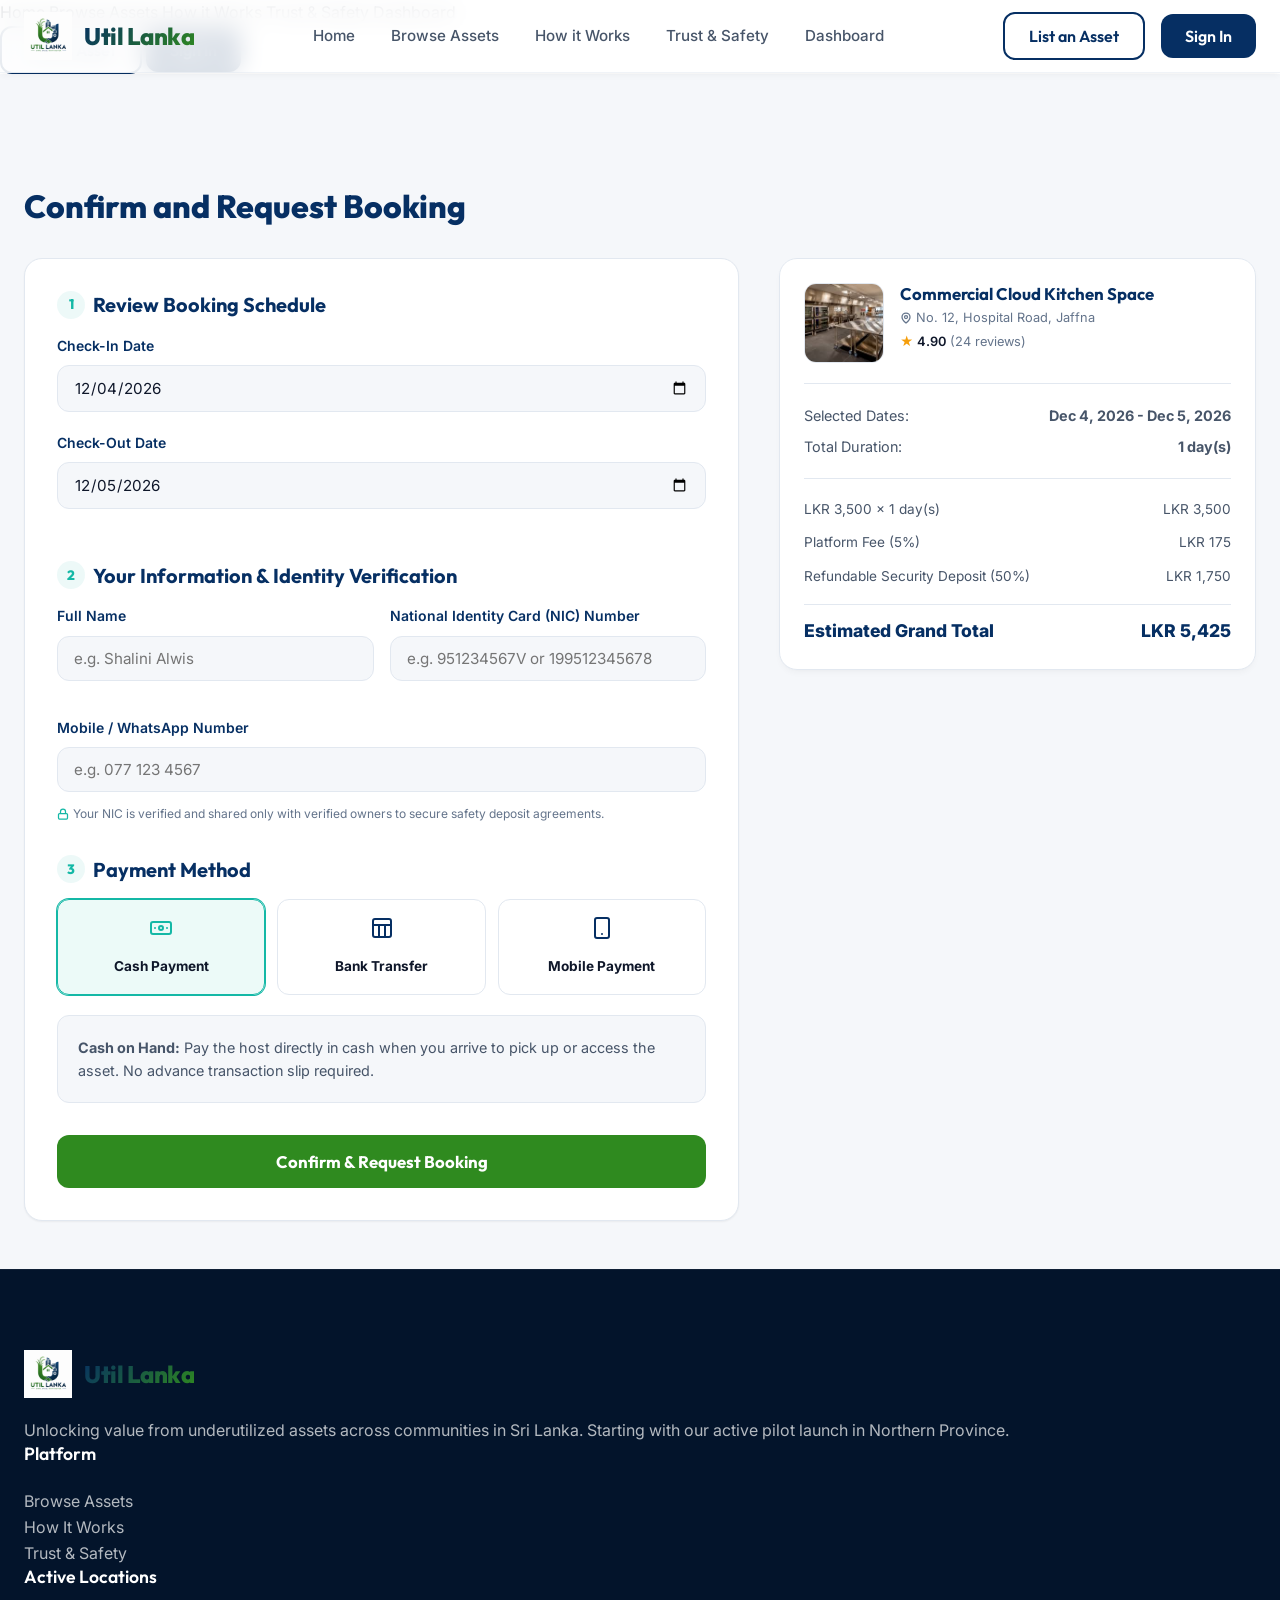
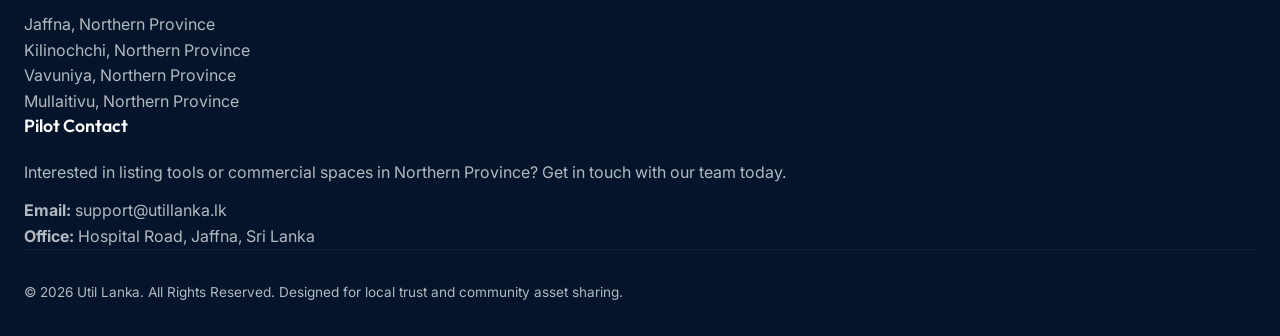
<file: checkout.html>
<!DOCTYPE html>
<html lang="en">
<head>
  <meta charset="UTF-8">
  <meta name="viewport" content="width=device-width, initial-scale=1.0">
  <title>Confirm Your Booking | Util Lanka</title>
  <link rel="stylesheet" href="styles.css">
  <style>
    /* Checkout Page Styles */
    .checkout-page-wrapper {
      padding: 7rem 0 3rem 0;
      background-color: var(--bg-light);
      min-height: 100vh;
    }

    .checkout-title {
      font-size: 2rem;
      font-weight: 800;
      color: var(--primary-dark);
      margin-bottom: 2rem;
    }

    /* Column layout split */
    .checkout-split-layout {
      display: grid;
      grid-template-columns: 1.5fr 1fr;
      gap: 2.5rem;
      align-items: flex-start;
    }

    /* Checkout Left Panel Form Card */
    .checkout-form-card {
      background-color: var(--bg-white);
      border: 1px solid var(--border-light);
      border-radius: var(--radius-lg);
      padding: 2rem;
      box-shadow: var(--shadow-sm);
      display: flex;
      flex-direction: column;
      gap: 2rem;
    }

    .checkout-section-title {
      font-size: 1.25rem;
      font-weight: 700;
      color: var(--primary-dark);
      margin-bottom: 1rem;
      display: flex;
      align-items: center;
      gap: 0.5rem;
    }

    .checkout-section-title span.number {
      background-color: var(--accent-teal-light);
      color: var(--accent-teal);
      width: 1.75rem;
      height: 1.75rem;
      border-radius: var(--radius-full);
      display: flex;
      align-items: center;
      justify-content: center;
      font-size: 0.85rem;
      font-weight: 800;
    }

    /* Payment Tabs Selection */
    .payment-options-grid {
      display: grid;
      grid-template-columns: repeat(3, 1fr);
      gap: 0.75rem;
      margin-bottom: 1.25rem;
    }

    .payment-card {
      border: 1.5px solid var(--border-light);
      border-radius: var(--radius-md);
      padding: 1rem;
      text-align: center;
      cursor: pointer;
      transition: var(--transition-fast);
      display: flex;
      flex-direction: column;
      align-items: center;
      gap: 0.5rem;
      background-color: var(--bg-white);
    }

    .payment-card:hover {
      border-color: var(--primary-dark);
      background-color: var(--bg-light);
    }

    .payment-card.active {
      border-color: var(--accent-teal);
      background-color: var(--accent-teal-light);
      box-shadow: 0 0 0 1px var(--accent-teal);
    }

    .payment-card-icon {
      color: var(--primary-dark);
    }

    .payment-card.active .payment-card-icon {
      color: var(--accent-teal);
    }

    .payment-card-title {
      font-size: 0.85rem;
      font-weight: 700;
      color: var(--text-main);
    }

    .payment-info-container {
      background-color: var(--bg-light);
      border: 1px solid var(--border-light);
      border-radius: var(--radius-md);
      padding: 1.25rem;
      font-size: 0.9rem;
      color: var(--text-muted);
    }

    .payment-info-block {
      line-height: 1.6;
    }

    /* Right column sticky summary card */
    .checkout-summary-card {
      background-color: var(--bg-white);
      border: 1px solid var(--border-light);
      border-radius: var(--radius-lg);
      padding: 1.5rem;
      box-shadow: var(--shadow-md);
      position: sticky;
      top: 100px;
    }

    .summary-asset-row {
      display: flex;
      gap: 1rem;
      border-bottom: 1px solid var(--border-light);
      padding-bottom: 1.25rem;
      margin-bottom: 1.25rem;
    }

    .summary-asset-img {
      width: 80px;
      height: 80px;
      border-radius: var(--radius-md);
      object-fit: cover;
      border: 1px solid var(--border-light);
    }

    .summary-asset-details h4 {
      font-size: 1.05rem;
      font-weight: 700;
      color: var(--primary-dark);
      margin-bottom: 0.25rem;
    }

    .summary-asset-address {
      font-size: 0.8rem;
      color: var(--text-light);
      display: flex;
      align-items: center;
      gap: 0.25rem;
      margin-bottom: 0.25rem;
    }

    .summary-asset-rating {
      font-size: 0.8rem;
      font-weight: 600;
      color: var(--text-main);
      display: flex;
      align-items: center;
      gap: 0.25rem;
    }

    .summary-details-section {
      border-bottom: 1px solid var(--border-light);
      padding-bottom: 1.25rem;
      margin-bottom: 1.25rem;
      font-size: 0.9rem;
      color: var(--text-muted);
      display: flex;
      flex-direction: column;
      gap: 0.5rem;
    }

    .summary-details-row {
      display: flex;
      justify-content: space-between;
    }

    .checkout-totals-section {
      display: flex;
      flex-direction: column;
      gap: 0.75rem;
      font-size: 0.85rem;
      color: var(--text-muted);
    }

    .checkout-totals-row {
      display: flex;
      justify-content: space-between;
      align-items: center;
    }

    .checkout-totals-row.grand-total {
      font-size: 1.1rem;
      font-weight: 800;
      color: var(--primary-dark);
      border-top: 1px solid var(--border-light);
      padding-top: 0.75rem;
      margin-top: 0.25rem;
    }

    /* Success confirmation section overlay */
    .success-container {
      max-width: 650px;
      margin: 0 auto;
      background-color: var(--bg-white);
      border: 1px solid var(--border-light);
      border-radius: var(--radius-lg);
      padding: 3rem 2.5rem;
      box-shadow: var(--shadow-lg);
      text-align: center;
    }

    .success-icon-box {
      width: 5rem;
      height: 5rem;
      border-radius: var(--radius-full);
      background-color: rgba(47, 138, 31, 0.1);
      color: var(--primary-green);
      display: flex;
      align-items: center;
      justify-content: center;
      margin: 0 auto 1.5rem auto;
      box-shadow: var(--shadow-sm);
    }

    .success-heading {
      font-size: 1.75rem;
      font-weight: 800;
      color: var(--primary-dark);
      margin-bottom: 0.5rem;
    }

    .success-subtext {
      color: var(--text-muted);
      font-size: 1rem;
      margin-bottom: 2rem;
      line-height: 1.6;
    }

    .success-reference-badge {
      background-color: var(--bg-light);
      border: 1px solid var(--border-light);
      padding: 0.9rem 1.5rem;
      border-radius: var(--radius-md);
      font-family: monospace;
      font-size: 1.15rem;
      color: var(--primary-dark);
      margin-bottom: 2.5rem;
      display: inline-block;
    }

    .success-card-block {
      border: 1px solid var(--border-light);
      border-radius: var(--radius-md);
      padding: 1.25rem;
      text-align: left;
      margin-bottom: 2rem;
      background-color: var(--bg-light);
    }

    .success-card-block h4 {
      font-size: 1.05rem;
      color: var(--primary-dark);
      margin-bottom: 0.75rem;
      border-bottom: 1px solid var(--border-light);
      padding-bottom: 0.5rem;
    }

    .host-contact-row {
      display: grid;
      grid-template-columns: auto 1fr;
      gap: 1rem;
      align-items: center;
      margin-top: 0.75rem;
    }

    .host-contact-avatar {
      width: 3rem;
      height: 3rem;
      border-radius: var(--radius-full);
      background-color: var(--primary-dark);
      color: white;
      display: flex;
      align-items: center;
      justify-content: center;
      font-size: 1.25rem;
      font-weight: 700;
    }

    /* Response Modals */
    .modal-overlay {
      position: fixed;
      top: 0;
      left: 0;
      width: 100%;
      height: 100%;
      background-color: rgba(6, 47, 99, 0.4);
      backdrop-filter: blur(4px);
      z-index: 1000;
      display: flex;
      align-items: center;
      justify-content: center;
      opacity: 0;
      pointer-events: none;
      transition: opacity var(--transition-normal);
    }

    .modal-overlay.active {
      opacity: 1;
      pointer-events: auto;
    }

    .modal-card {
      background-color: var(--bg-white);
      border-radius: var(--radius-lg);
      width: 100%;
      max-width: 500px;
      box-shadow: var(--shadow-xl);
      overflow: hidden;
      transform: translateY(20px);
      transition: transform var(--transition-normal);
    }

    .modal-overlay.active .modal-card {
      transform: translateY(0);
    }

    .modal-header {
      padding: 1.25rem 1.5rem;
      background-color: var(--bg-light);
      border-bottom: 1px solid var(--border-light);
      display: flex;
      justify-content: space-between;
      align-items: center;
    }

    .modal-header h3 {
      font-size: 1.15rem;
      color: var(--primary-dark);
    }

    .modal-close {
      font-size: 1.5rem;
      font-weight: 700;
      color: var(--text-light);
      cursor: pointer;
      line-height: 1;
      transition: var(--transition-fast);
    }

    .modal-close:hover {
      color: var(--primary-dark);
    }

    .modal-body {
      padding: 1.5rem;
    }

    .modal-footer {
      padding: 1rem 1.5rem;
      background-color: var(--bg-light);
      border-top: 1px solid var(--border-light);
      display: flex;
      justify-content: flex-end;
      gap: 0.75rem;
    }

    /* Responsive */
    @media (max-width: 992px) {
      .checkout-split-layout {
        grid-template-columns: 1fr;
      }
      .checkout-summary-card {
        position: static;
      }
    }
  </style>
</head>
<body>

  <!-- HEADER / NAVBAR -->
  <header class="header scrolled">
    <div class="container">
      <nav class="navbar" aria-label="Main Navigation">
        <a href="index.html" class="logo-container">
          <img src="assets/logo.png" class="logo-img" alt="Util Lanka Logo">
          <span class="logo-text">Util Lanka</span>
        </a>
        
        <ul class="nav-menu">
          <li><a href="index.html" class="nav-link">Home</a></li>
          <li><a href="marketplace.html" class="nav-link">Browse Assets</a></li>
          <li><a href="index.html#how-it-works-section" class="nav-link">How it Works</a></li>
          <li><a href="index.html#trust-section" class="nav-link">Trust & Safety</a></li>
          <li><a href="dashboard.html" class="nav-link">Dashboard</a></li>
        </ul>
        
        <div class="nav-actions">
          <button class="btn btn-outline list-asset-trigger">List an Asset</button>
          <button class="btn btn-primary list-asset-trigger" style="background-color: var(--primary-dark);">Sign In</button>
        </div>

        <button class="menu-toggle" id="menu-toggle-btn" aria-label="Open Navigation Menu">
          <svg xmlns="http://www.w3.org/2000/svg" width="24" height="24" viewBox="0 0 24 24" fill="none" stroke="currentColor" stroke-width="2.5" stroke-linecap="round" stroke-linejoin="round">
            <line x1="3" y1="12" x2="21" y2="12"></line>
            <line x1="3" y1="6" x2="21" y2="6"></line>
            <line x1="3" y1="18" x2="21" y2="18"></line>
          </svg>
        </button>
      </nav>
    </div>
  </header>

  <!-- MOBILE MENU DRAWER -->
  <div class="mobile-menu-drawer" id="mobile-menu">
    <nav class="mobile-nav-links" aria-label="Mobile Navigation">
      <a href="index.html" class="mobile-nav-link">Home</a>
      <a href="marketplace.html" class="mobile-nav-link">Browse Assets</a>
      <a href="index.html#how-it-works-section" class="mobile-nav-link">How it Works</a>
      <a href="index.html#trust-section" class="mobile-nav-link">Trust & Safety</a>
      <a href="dashboard.html" class="mobile-nav-link">Dashboard</a>
    </nav>
    <div class="mobile-nav-actions">
      <button class="btn btn-outline mobile-btn list-asset-trigger">List an Asset</button>
      <button class="btn btn-primary mobile-btn list-asset-trigger" style="background-color: var(--primary-dark);">Sign In</button>
    </div>
  </div>

  <!-- CHECKOUT PAGE BODY CONTENT -->
  <main class="checkout-page-wrapper">
    <div class="container">
      
      <!-- Checkout Interactive Section -->
      <div id="main-checkout-section">
        <h1 class="checkout-title">Confirm and Request Booking</h1>

        <div class="checkout-split-layout">
          
          <!-- Left Forms Panel -->
          <div class="checkout-form-panel">
            <form id="checkout-booking-form" class="checkout-form-card">
              
              <!-- Step 1: Review Dates -->
              <div>
                <h3 class="checkout-section-title">
                  <span class="number">1</span>
                  Review Booking Schedule
                </h3>
                
                <!-- Daily Schedule Inputs -->
                <div id="checkout-daily-schedule" class="booking-date-grid">
                  <div class="form-group">
                    <label for="checkout-start-date">Check-In Date</label>
                    <input type="date" id="checkout-start-date" class="form-control">
                  </div>
                  <div class="form-group">
                    <label for="checkout-end-date">Check-Out Date</label>
                    <input type="date" id="checkout-end-date" class="form-control">
                  </div>
                </div>

                <!-- Hourly Schedule Inputs -->
                <div id="checkout-hourly-schedule" style="display: none;">
                  <div style="display: grid; grid-template-columns: 1fr 1fr; gap: 0.75rem; margin-bottom: 0.75rem;">
                    <div class="form-group">
                      <label for="checkout-rent-date">Rent Date</label>
                      <input type="date" id="checkout-rent-date" class="form-control">
                    </div>
                    <div class="form-group">
                      <label for="checkout-rent-time">Start Time</label>
                      <input type="time" id="checkout-rent-time" class="form-control">
                    </div>
                  </div>
                  <div class="form-group">
                    <label for="checkout-rent-hours">Duration (Hours)</label>
                    <input type="number" id="checkout-rent-hours" class="form-control" min="1" max="24">
                  </div>
                </div>
              </div>

              <!-- Step 2: Contact Information & Identity Verification -->
              <div>
                <h3 class="checkout-section-title">
                  <span class="number">2</span>
                  Your Information & Identity Verification
                </h3>
                <div class="form-row" style="margin-bottom: 1rem;">
                  <div class="form-group">
                    <label for="user-name">Full Name</label>
                    <input type="text" id="user-name" class="form-control" placeholder="e.g. Shalini Alwis" required>
                  </div>
                  <div class="form-group">
                    <label for="user-nic">National Identity Card (NIC) Number</label>
                    <input type="text" id="user-nic" class="form-control" placeholder="e.g. 951234567V or 199512345678" required>
                  </div>
                </div>
                <div class="form-group" style="margin-bottom: 0.75rem;">
                  <label for="user-phone">Mobile / WhatsApp Number</label>
                  <input type="tel" id="user-phone" class="form-control" placeholder="e.g. 077 123 4567" required>
                </div>
                <p style="font-size: 0.75rem; color: var(--text-light); display: flex; align-items: center; gap: 0.25rem; margin-top: 0.5rem;">
                  <svg xmlns="http://www.w3.org/2000/svg" width="12" height="12" viewBox="0 0 24 24" fill="none" stroke="currentColor" stroke-width="2.5" style="color: var(--accent-teal);"><rect x="3" y="11" width="18" height="11" rx="2" ry="2"></rect><path d="M7 11V7a5 5 0 0 1 10 0v4"></path></svg>
                  Your NIC is verified and shared only with verified owners to secure safety deposit agreements.
                </p>
              </div>

              <!-- Step 3: Payment Method -->
              <div>
                <h3 class="checkout-section-title">
                  <span class="number">3</span>
                  Payment Method
                </h3>
                
                <div class="payment-options-grid">
                  <div class="payment-card active" data-method="cash">
                    <div class="payment-card-icon">
                      <svg xmlns="http://www.w3.org/2000/svg" width="24" height="24" viewBox="0 0 24 24" fill="none" stroke="currentColor" stroke-width="2" stroke-linecap="round" stroke-linejoin="round"><rect x="2" y="6" width="20" height="12" rx="2"></rect><circle cx="12" cy="12" r="2"></circle><path d="M6 12h.01M18 12h.01"></path></svg>
                    </div>
                    <span class="payment-card-title">Cash Payment</span>
                  </div>

                  <div class="payment-card" data-method="bank">
                    <div class="payment-card-icon">
                      <svg xmlns="http://www.w3.org/2000/svg" width="24" height="24" viewBox="0 0 24 24" fill="none" stroke="currentColor" stroke-width="2" stroke-linecap="round" stroke-linejoin="round"><rect x="3" y="3" width="18" height="18" rx="2" ry="2"></rect><line x1="9" y1="21" x2="9" y2="9"></line><line x1="15" y1="21" x2="15" y2="9"></line><line x1="3" y1="9" x2="21" y2="9"></line></svg>
                    </div>
                    <span class="payment-card-title">Bank Transfer</span>
                  </div>

                  <div class="payment-card" data-method="mobile">
                    <div class="payment-card-icon">
                      <svg xmlns="http://www.w3.org/2000/svg" width="24" height="24" viewBox="0 0 24 24" fill="none" stroke="currentColor" stroke-width="2" stroke-linecap="round" stroke-linejoin="round"><rect x="5" y="2" width="14" height="20" rx="2" ry="2"></rect><line x1="12" y1="18" x2="12.01" y2="18"></line></svg>
                    </div>
                    <span class="payment-card-title">Mobile Payment</span>
                  </div>
                </div>

                <div class="payment-info-container">
                  <!-- Cash Payment info (Default) -->
                  <div class="payment-info-block" id="info-cash">
                    <p><strong>Cash on Hand:</strong> Pay the host directly in cash when you arrive to pick up or access the asset. No advance transaction slip required.</p>
                  </div>
                  
                  <!-- Bank Transfer info -->
                  <div class="payment-info-block" id="info-bank" style="display: none;">
                    <p style="margin-bottom: 0.5rem;"><strong>Bank Details:</strong> Transfer the deposit to Ceylon Bank. You can share the transfer slip with the host on pickup verification.</p>
                    <p style="font-family: monospace; font-size: 0.85rem; padding: 0.4rem; background-color: var(--bg-white); border-radius: var(--radius-sm); border: 1px solid var(--border-light);">
                      Bank: Ceylon Bank (Jaffna)<br>
                      Name: Util Lanka Pilot Escrow<br>
                      Acc: 9028109-02
                    </p>
                  </div>
                  
                  <!-- Mobile Payment info -->
                  <div class="payment-info-block" id="info-mobile" style="display: none;">
                    <p><strong>Mobile Money Transfer:</strong> Pay via eZ Cash or mCash to our central gateway mobile number: <strong>+94 77 987 6543</strong>. Please enter the transaction reference ID in your WhatsApp chat with the owner.</p>
                  </div>
                </div>
              </div>

              <!-- Button Confirmation Submit -->
              <button type="submit" id="btn-confirm-booking" class="btn btn-primary" style="width: 100%; padding: 1rem; font-size: 1.05rem; font-weight: 700; border-radius: var(--radius-md);">
                Confirm & Request Booking
              </button>

            </form>
          </div>

          <!-- Right Summary Sidebar Card -->
          <div class="checkout-summary-panel">
            <div class="checkout-summary-card">
              
              <div class="summary-asset-row">
                <img id="summary-img" src="" alt="Asset Image" class="summary-asset-img">
                <div class="summary-asset-details">
                  <h4 id="summary-title">Asset Title</h4>
                  <div class="summary-asset-address">
                    <svg xmlns="http://www.w3.org/2000/svg" width="12" height="12" viewBox="0 0 24 24" fill="none" stroke="currentColor" stroke-width="2.5"><path d="M20 10c0 6-8 12-8 12s-8-6-8-12a8 8 0 0 1 16 0Z"></path><circle cx="12" cy="10" r="3"></circle></svg>
                    <span id="summary-address">No. 12, Hospital Road, Jaffna</span>
                  </div>
                  <div class="summary-asset-rating">
                    <span style="color:#F59E0B">★</span> <span id="summary-rating">4.9</span> <span style="font-weight: 400; color: var(--text-light);" id="summary-reviews">(24)</span>
                  </div>
                </div>
              </div>

              <div class="summary-details-section">
                <div class="summary-details-row">
                  <span>Selected Dates:</span>
                  <strong id="summary-dates-label">Loading...</strong>
                </div>
                <div class="summary-details-row">
                  <span>Total Duration:</span>
                  <strong id="summary-duration-label">Loading...</strong>
                </div>
              </div>

              <div class="checkout-totals-section">
                <div class="checkout-totals-row">
                  <span id="price-item-label">Rent calculation</span>
                  <span id="price-item-total">LKR 0</span>
                </div>
                <div class="checkout-totals-row">
                  <span>Platform Fee (5%)</span>
                  <span id="platform-fee-total">LKR 0</span>
                </div>
                <div class="checkout-totals-row">
                  <span>Refundable Security Deposit (50%)</span>
                  <span id="deposit-total">LKR 0</span>
                </div>
                <div class="checkout-totals-row grand-total">
                  <span>Estimated Grand Total</span>
                  <span id="grand-total-amount">LKR 0</span>
                </div>
              </div>

            </div>
          </div>

        </div>
      </div>

      <!-- Success Confirmation Section (Hidden by Default) -->
      <div id="success-confirmation-section" style="display: none;">
        <div class="success-container">
          
          <div class="success-icon-box">
            <svg xmlns="http://www.w3.org/2000/svg" width="48" height="48" viewBox="0 0 24 24" fill="none" stroke="currentColor" stroke-width="3" stroke-linecap="round" stroke-linejoin="round">
              <polyline points="20 6 9 17 4 12"></polyline>
            </svg>
          </div>

          <h2 class="success-heading">Booking Confirmed Successfully!</h2>
          <p class="success-subtext">
            Your booking request has been submitted to our Northern Province sharing queue. We have secured the host calendar and notified them of your request.
          </p>

          <div class="success-reference-badge" id="success-ref-code">
            <strong>Reference ID:</strong> UTL-892102
          </div>

          <!-- Owner Contact details block -->
          <div class="success-card-block">
            <h4>Host Owner Contact Details</h4>
            <div class="host-contact-row">
              <div class="host-contact-avatar">H</div>
              <div>
                <p><strong id="success-owner-name">Shalini Alwis</strong></p>
                <p id="success-owner-phone" style="font-size: 0.9rem; color: var(--text-muted);">Phone: +94 77 987 6543</p>
                <p id="success-owner-email" style="font-size: 0.9rem; color: var(--text-muted);">Email: shalini.a@utillanka.lk</p>
              </div>
            </div>
          </div>

          <!-- Booking Summary details block -->
          <div class="success-card-block">
            <h4>Booking Request Summary</h4>
            <div style="font-size: 0.9rem; line-height: 1.7; color: var(--text-muted);">
              <p><strong>Asset:</strong> <span id="success-summary-title">Commercial Kitchen Space</span></p>
              <p><strong>Location:</strong> <span id="success-summary-address">No. 12, Hospital Road, Jaffna</span></p>
              <p><strong>Schedule:</strong> <span id="success-summary-dates">June 13, 2026 - June 17, 2026</span></p>
              <p><strong>Duration:</strong> <span id="success-summary-duration">4 day(s)</span></p>
              <p><strong>Renter Verified NIC:</strong> <span id="success-summary-nic">951234567V</span></p>
            </div>
          </div>

          <p style="font-size: 0.85rem; color: var(--text-light); margin-bottom: 2rem; line-height: 1.6;">
            A coordinate verification agent will text you on WhatsApp within 4 hours to verify pickup logistics and complete verification checks.
          </p>

          <a href="marketplace.html" class="btn btn-primary" style="padding: 0.9rem 2.5rem; font-size: 1rem; border-radius: var(--radius-md); font-weight: 700; background-color: var(--primary-dark);">
            Return to Marketplace
          </a>

        </div>
      </div>

    </div>
  </main>

  <!-- FOOTER -->
  <footer class="footer">
    <div class="container">
      <div class="footer-grid">
        <div class="footer-col brand">
          <div class="logo-container" style="margin-bottom: 1.25rem;">
            <img src="assets/logo.png" class="logo-img" alt="Util Lanka Logo">
            <span class="logo-text" style="color: var(--bg-white);">Util Lanka</span>
          </div>
          <p class="footer-tagline">Unlocking value from underutilized assets across communities in Sri Lanka. Starting with our active pilot launch in Northern Province.</p>
        </div>
        
        <div class="footer-col links">
          <h4>Platform</h4>
          <ul>
            <li><a href="marketplace.html">Browse Assets</a></li>
            <li><a href="index.html#how-it-works-section">How It Works</a></li>
            <li><a href="index.html#trust-section">Trust & Safety</a></li>
          </ul>
        </div>
        
        <div class="footer-col links">
          <h4>Active Locations</h4>
          <ul>
            <li><a href="#">Jaffna, Northern Province</a></li>
            <li><a href="#">Kilinochchi, Northern Province</a></li>
            <li><a href="#">Vavuniya, Northern Province</a></li>
            <li><a href="#">Mullaitivu, Northern Province</a></li>
          </ul>
        </div>
        
        <div class="footer-col contact">
          <h4>Pilot Contact</h4>
          <p style="margin-bottom: 0.75rem;">Interested in listing tools or commercial spaces in Northern Province? Get in touch with our team today.</p>
          <p><strong>Email:</strong> support@utillanka.lk</p>
          <p><strong>Office:</strong> Hospital Road, Jaffna, Sri Lanka</p>
        </div>
      </div>
      
      <div class="footer-bottom">
        <p>&copy; 2026 Util Lanka. All Rights Reserved. Designed for local trust and community asset sharing.</p>
      </div>
    </div>
  </footer>

  <!-- LIST ASSET MODAL -->
  <div class="modal-overlay" id="list-asset-modal">
    <div class="modal-card">
      <div class="modal-header">
        <h3>List Your Asset</h3>
        <span class="modal-close" aria-label="Close modal">&times;</span>
      </div>

      <div class="modal-body">
        <div id="listing-form-content">
          <p style="color: var(--text-light); font-size: 0.85rem; margin-bottom: 1.5rem;">Fill in the details below. We verify every listing within 4 hours before publishing.</p>

          <form id="modal-listing-form">
            <div class="form-group">
              <label for="listing-title-input">Asset Title / Name</label>
              <input type="text" id="listing-title-input" class="form-control" placeholder="e.g. Commercial Cloud Kitchen Space near Hospital Road" required>
            </div>

            <div class="form-row">
              <div class="form-group">
                <label for="listing-category-select">Asset Category</label>
                <select id="listing-category-select" class="form-control" required>
                  <option value="kitchens">Kitchens</option>
                  <option value="vehicles">Vehicles</option>
                  <option value="equipment">Equipment</option>
                  <option value="storage">Storage</option>
                  <option value="parking">Parking</option>
                </select>
              </div>
              <div class="form-group">
                <label for="listing-location-select">Location Area</label>
                <select id="listing-location-select" class="form-control" required>
                  <option value="Jaffna">Jaffna</option>
                  <option value="Nallur">Nallur</option>
                  <option value="Chunnakam">Chunnakam</option>
                  <option value="Kilinochchi">Kilinochchi</option>
                  <option value="Vavuniya">Vavuniya</option>
                  <option value="Mullaitivu">Mullaitivu</option>
                  <option value="Point Pedro">Point Pedro</option>
                </select>
              </div>
            </div>

            <div class="form-row">
              <div class="form-group">
                <label for="listing-price-input">Rent Rate (LKR)</label>
                <input type="number" id="listing-price-input" class="form-control" placeholder="e.g. 4500" min="10" required>
              </div>
              <div class="form-group">
                <label for="listing-unit-select">Charging Unit</label>
                <select id="listing-unit-select" class="form-control" required>
                  <option value="hour">Per Hour</option>
                  <option value="day">Per Day</option>
                  <option value="month">Per Month</option>
                </select>
              </div>
            </div>

            <div class="form-group">
              <label for="listing-desc-input">Detailed Description & Specifications</label>
              <textarea id="listing-desc-input" class="form-control" rows="3" placeholder="Describe the specs, capacity, access, and rules..." required></textarea>
            </div>

            <!-- Upload Asset Images Section -->
            <div class="form-group upload-section">
              <label>Upload Asset Images</label>
              <p class="upload-subtitle">Upload clear and real photos of your asset</p>
              
              <div class="upload-dropzone" id="listing-dropzone">
                <input type="file" id="listing-file-input" multiple accept="image/png, image/jpeg, image/jpg" style="display: none;">
                <svg xmlns="http://www.w3.org/2000/svg" width="32" height="32" viewBox="0 0 24 24" fill="none" stroke="currentColor" stroke-width="2" stroke-linecap="round" stroke-linejoin="round" class="upload-icon">
                  <path d="M21 15v4a2 2 0 0 1-2 2H5a2 2 0 0 1-2-2v-4"></path>
                  <polyline points="17 8 12 3 7 8"></polyline>
                  <line x1="12" y1="3" x2="12" y2="15"></line>
                </svg>
                <p class="upload-dropzone-text">Drag & drop files here or <span class="upload-link">browse</span></p>
                <button type="button" class="btn btn-outline-teal upload-btn" id="listing-upload-btn" style="margin-top: 0.25rem; padding: 0.4rem 1rem; font-size: 0.8rem; border-radius: var(--radius-md);">Choose Files</button>
                <p class="upload-dropzone-subtext" style="margin-top: 0.25rem;">PNG, JPG up to 5MB</p>
              </div>

              <div class="upload-preview-grid" id="listing-preview-grid">
                <div class="preview-placeholder active">
                  <span class="placeholder-text">Required</span>
                </div>
                <div class="preview-placeholder"></div>
                <div class="preview-placeholder"></div>
              </div>

              <div class="upload-info-box">
                <div class="upload-guidelines">
                  <p class="guideline-item text-green">● At least one image is required</p>
                  <p class="guideline-item">● Listings are reviewed before approval</p>
                </div>
                <div class="upload-notices">
                  <p class="notice-item">🔒 <strong>Trust & Verification Policy:</strong></p>
                  <p class="notice-item">Only real asset images are allowed. Misleading listings may be removed. Images help build trust with renters.</p>
                </div>
              </div>
            </div>
            
            <button type="submit" style="display: none;" id="form-submit-trigger"></button>
          </form>
        </div>

        <div id="listing-success-content" style="display: none; text-align: center; padding: 2rem 1rem;">
          <div style="width: 4rem; height: 4rem; border-radius: var(--radius-full); background-color: rgba(47, 138, 31, 0.1); color: var(--primary-green); display: flex; align-items: center; justify-content: center; margin: 0 auto 1.5rem auto;">
            <svg xmlns="http://www.w3.org/2000/svg" width="36" height="36" viewBox="0 0 24 24" fill="none" stroke="currentColor" stroke-width="2.5" stroke-linecap="round" stroke-linejoin="round"><polyline points="20 6 9 17 4 12"></polyline></svg>
          </div>
          <h4 style="font-size: 1.25rem; color: var(--primary-dark); margin-bottom: 0.5rem;">Asset Submitted!</h4>
          <p style="color: var(--text-muted); font-size: 0.95rem; margin-bottom: 1rem;">
            Your listing details have been submitted. Our field verification agent in Northern Province will contact you shortly to check ownership and approve details.
          </p>
        </div>
      </div>

      <div class="modal-footer">
        <button class="btn btn-outline modal-close">Cancel</button>
        <button class="btn btn-primary" onclick="document.getElementById('form-submit-trigger').click()">Publish Listing</button>
      </div>
    </div>
  </div>

  <script src="data.js"></script>
  <script src="upload.js"></script>
  <script src="checkout.js"></script>
</body>
</html>
</file>
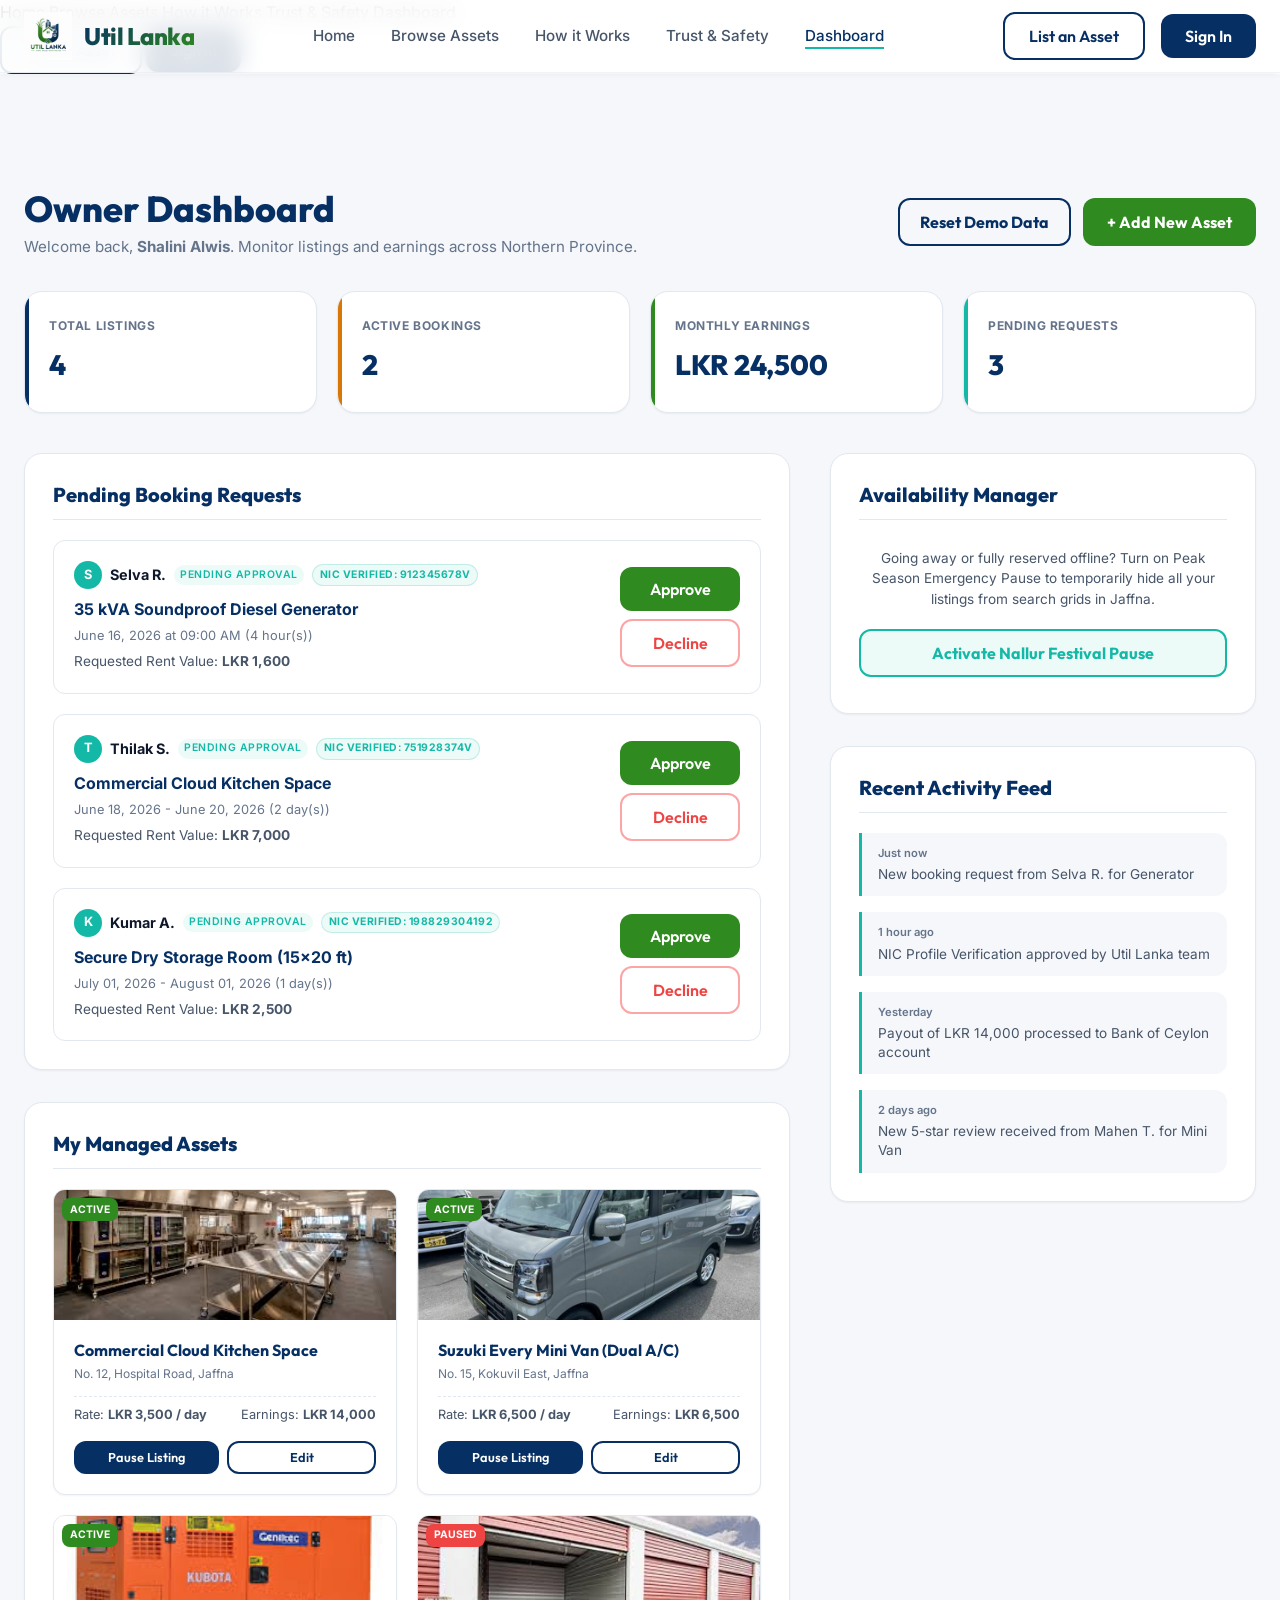
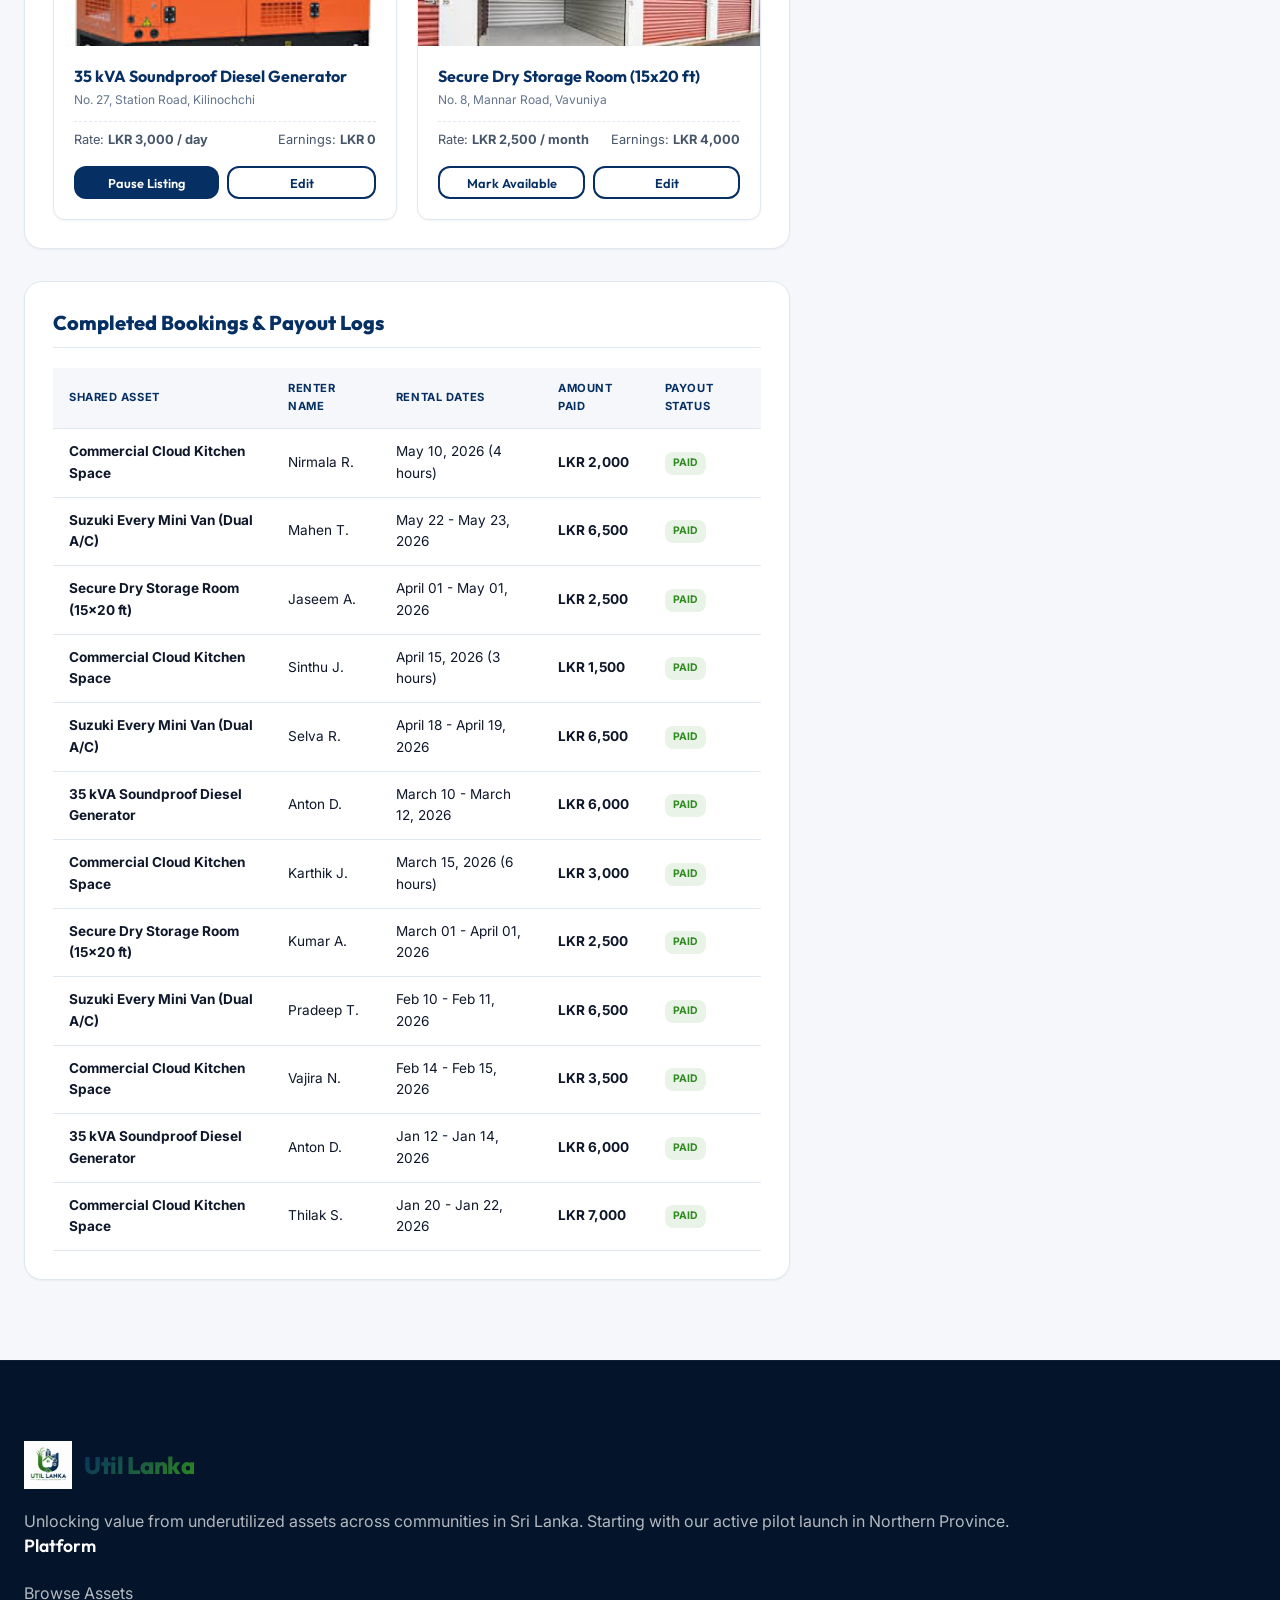
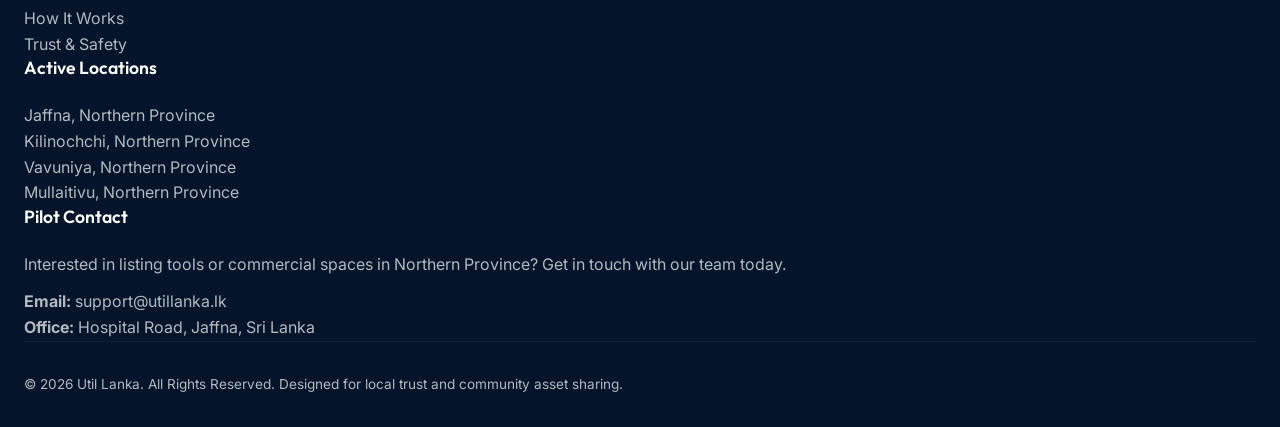
<file: dashboard.html>
<!DOCTYPE html>
<html lang="en">
<head>
  <meta charset="UTF-8">
  <meta name="viewport" content="width=device-width, initial-scale=1.0">
  <title>Host Dashboard | Util Lanka</title>
  <link rel="stylesheet" href="styles.css">
  <style>
    /* Owner Dashboard Styles */
    .dashboard-wrapper {
      padding: 7rem 0 3rem 0;
      background-color: var(--bg-light);
      min-height: 100vh;
    }

    .dashboard-header {
      margin-bottom: 2rem;
      display: flex;
      justify-content: space-between;
      align-items: center;
      flex-wrap: wrap;
      gap: 1rem;
    }

    .dashboard-title {
      font-size: 2.25rem;
      font-weight: 800;
      color: var(--primary-dark);
      margin-bottom: 0.25rem;
    }

    .dashboard-welcome {
      color: var(--text-light);
      font-size: 0.95rem;
    }

    /* Overview Stats Grid */
    .stats-grid {
      display: grid;
      grid-template-columns: repeat(4, 1fr);
      gap: 1.25rem;
      margin-bottom: 2.5rem;
    }

    .stat-card {
      background-color: var(--bg-white);
      border: 1px solid var(--border-light);
      border-radius: var(--radius-lg);
      padding: 1.5rem;
      box-shadow: var(--shadow-sm);
      display: flex;
      flex-direction: column;
      gap: 0.5rem;
      position: relative;
      overflow: hidden;
    }

    .stat-card::after {
      content: "";
      position: absolute;
      left: 0;
      top: 0;
      height: 100%;
      width: 4px;
      background-color: var(--primary-dark);
    }

    .stat-card.earnings::after { background-color: var(--primary-green); }
    .stat-card.requests::after { background-color: var(--accent-teal); }
    .stat-card.bookings::after { background-color: #D97706; }

    .stat-label {
      font-size: 0.75rem;
      text-transform: uppercase;
      font-weight: 700;
      color: var(--text-light);
      letter-spacing: 0.05em;
    }

    .stat-number {
      font-size: 1.75rem;
      font-weight: 800;
      color: var(--primary-dark);
      font-family: var(--font-heading);
    }

    /* Column Layout Split */
    .dashboard-split-layout {
      display: grid;
      grid-template-columns: 1.8fr 1fr;
      gap: 2.5rem;
      align-items: flex-start;
    }

    .dashboard-panel-card {
      background-color: var(--bg-white);
      border: 1px solid var(--border-light);
      border-radius: var(--radius-lg);
      padding: 1.75rem;
      box-shadow: var(--shadow-sm);
      margin-bottom: 2rem;
    }

    .panel-card-title {
      font-size: 1.25rem;
      font-weight: 800;
      color: var(--primary-dark);
      margin-bottom: 1.25rem;
      display: flex;
      justify-content: space-between;
      align-items: center;
      border-bottom: 1.5px solid var(--border-light);
      padding-bottom: 0.75rem;
    }

    /* Renter Booking Requests */
    .requests-list {
      display: flex;
      flex-direction: column;
      gap: 1.25rem;
    }

    .request-item {
      display: flex;
      justify-content: space-between;
      align-items: center;
      padding: 1.25rem;
      border: 1.5px solid var(--border-light);
      border-radius: var(--radius-md);
      gap: 1rem;
      background-color: var(--bg-white);
      transition: var(--transition-fast);
    }

    .request-item:hover {
      box-shadow: var(--shadow-sm);
      border-color: var(--accent-teal);
    }

    .request-item-details {
      display: flex;
      flex-direction: column;
      gap: 0.25rem;
    }

    .request-renter-avatar {
      width: 1.75rem;
      height: 1.75rem;
      border-radius: var(--radius-full);
      background-color: var(--accent-teal);
      color: white;
      display: flex;
      align-items: center;
      justify-content: center;
      font-weight: 700;
      font-size: 0.8rem;
    }

    .request-renter-name {
      font-size: 0.9rem;
      color: var(--text-main);
    }

    .request-asset-title {
      font-size: 1rem;
      font-weight: 700;
      color: var(--primary-dark);
    }

    .request-dates-range {
      font-size: 0.8rem;
      color: var(--text-light);
    }

    .request-total-price {
      font-size: 0.85rem;
      color: var(--text-muted);
    }

    .request-item-actions {
      display: flex;
      flex-direction: column;
      gap: 0.5rem;
      min-width: 120px;
    }

    /* Dashboard Listings Card Grid */
    .dashboard-listings-grid {
      display: grid;
      grid-template-columns: repeat(auto-fill, minmax(280px, 1fr));
      gap: 1.25rem;
    }

    .dashboard-listing-card {
      border: 1px solid var(--border-light);
      border-radius: var(--radius-md);
      overflow: hidden;
      display: flex;
      flex-direction: column;
      box-shadow: var(--shadow-sm);
      transition: var(--transition-fast);
      background-color: var(--bg-white);
    }

    .dashboard-listing-card:hover {
      box-shadow: var(--shadow-md);
      transform: translateY(-2px);
    }

    .card-img-wrapper {
      position: relative;
      height: 130px;
    }

    .listing-thumb {
      width: 100%;
      height: 100%;
      object-fit: cover;
    }

    .status-badge {
      position: absolute;
      top: 0.5rem;
      left: 0.5rem;
      font-size: 0.65rem;
      font-weight: 700;
      text-transform: uppercase;
      padding: 0.2rem 0.5rem;
      border-radius: var(--radius-sm);
      color: white;
      box-shadow: var(--shadow-sm);
      z-index: 2;
    }

    .status-badge.badge-active { background-color: var(--primary-green); }
    .status-badge.badge-paused { background-color: #EF4444; }

    .card-details {
      padding: 1.25rem;
      display: flex;
      flex-direction: column;
      gap: 0.5rem;
      flex-grow: 1;
    }

    .listing-card-title {
      font-size: 1rem;
      font-weight: 700;
      color: var(--primary-dark);
    }

    .listing-card-address {
      font-size: 0.75rem;
      color: var(--text-light);
      margin-top: -0.25rem;
    }

    .listing-card-meta {
      font-size: 0.8rem;
      color: var(--text-muted);
      display: flex;
      justify-content: space-between;
      border-top: 1px dashed var(--border-light);
      padding-top: 0.5rem;
      margin-top: 0.25rem;
    }

    .listing-card-actions {
      display: flex;
      gap: 0.5rem;
      margin-top: 0.5rem;
    }

    .listing-card-actions button {
      flex: 1;
      padding: 0.4rem 0.75rem;
      font-size: 0.8rem;
    }

    /* Payouts Table */
    .earnings-table-wrapper {
      overflow-x: auto;
    }

    .earnings-table {
      width: 100%;
      border-collapse: collapse;
      text-align: left;
      font-size: 0.85rem;
    }

    .earnings-table th,
    .earnings-table td {
      padding: 0.75rem 1rem;
      border-bottom: 1px solid var(--border-light);
    }

    .earnings-table th {
      background-color: var(--bg-light);
      color: var(--primary-dark);
      font-weight: 700;
      text-transform: uppercase;
      font-size: 0.7rem;
      letter-spacing: 0.05em;
    }

    .status-tag {
      font-size: 0.65rem;
      font-weight: 700;
      text-transform: uppercase;
      padding: 0.2rem 0.5rem;
      border-radius: var(--radius-sm);
      display: inline-block;
    }

    .status-tag.badge-paid { background-color: rgba(47, 138, 31, 0.1); color: var(--primary-green); }
    .status-tag.badge-confirmed { background-color: var(--accent-teal-light); color: var(--accent-teal); }

    /* Peak Holiday Manager */
    .peak-manager-box {
      text-align: center;
      padding: 0.5rem 0;
    }

    /* Notifications Panel */
    .notifications-list {
      display: flex;
      flex-direction: column;
      gap: 1rem;
    }

    .notification-item {
      padding: 0.75rem 1rem;
      border-left: 3px solid var(--accent-teal);
      background-color: var(--bg-light);
      border-radius: 0 var(--radius-md) var(--radius-md) 0;
      font-size: 0.85rem;
    }

    .notification-time {
      font-size: 0.7rem;
      color: var(--text-light);
      display: block;
      margin-bottom: 0.15rem;
      font-weight: 600;
    }

    .notification-text {
      color: var(--text-muted);
      line-height: 1.4;
    }

    /* Responsive */
    @media (max-width: 992px) {
      .stats-grid {
        grid-template-columns: repeat(2, 1fr);
      }
      .dashboard-split-layout {
        grid-template-columns: 1fr;
      }
    }

    @media (max-width: 768px) {
      .dashboard-header {
        flex-direction: column;
        align-items: flex-start;
      }
      .request-item {
        flex-direction: column;
        align-items: flex-start;
      }
      .request-item-actions {
        width: 100%;
      }
    }
  </style>
</head>
<body>

  <!-- HEADER / NAVBAR -->
  <header class="header scrolled">
    <div class="container">
      <nav class="navbar" aria-label="Main Navigation">
        <a href="index.html" class="logo-container">
          <img src="assets/logo.png" class="logo-img" alt="Util Lanka Logo">
          <span class="logo-text">Util Lanka</span>
        </a>
        
        <ul class="nav-menu">
          <li><a href="index.html" class="nav-link">Home</a></li>
          <li><a href="marketplace.html" class="nav-link">Browse Assets</a></li>
          <li><a href="index.html#how-it-works-section" class="nav-link">How it Works</a></li>
          <li><a href="index.html#trust-section" class="nav-link">Trust & Safety</a></li>
          <li><a href="#" class="nav-link active">Dashboard</a></li>
        </ul>
        
        <div class="nav-actions">
          <button class="btn btn-outline list-asset-trigger">List an Asset</button>
          <button class="btn btn-primary list-asset-trigger" style="background-color: var(--primary-dark);">Sign In</button>
        </div>

        <button class="menu-toggle" id="menu-toggle-btn" aria-label="Open Navigation Menu">
          <svg xmlns="http://www.w3.org/2000/svg" width="24" height="24" viewBox="0 0 24 24" fill="none" stroke="currentColor" stroke-width="2.5" stroke-linecap="round" stroke-linejoin="round">
            <line x1="3" y1="12" x2="21" y2="12"></line>
            <line x1="3" y1="6" x2="21" y2="6"></line>
            <line x1="3" y1="18" x2="21" y2="18"></line>
          </svg>
        </button>
      </nav>
    </div>
  </header>

  <!-- MOBILE MENU DRAWER -->
  <div class="mobile-menu-drawer" id="mobile-menu">
    <nav class="mobile-nav-links" aria-label="Mobile Navigation">
      <a href="index.html" class="mobile-nav-link">Home</a>
      <a href="marketplace.html" class="mobile-nav-link">Browse Assets</a>
      <a href="index.html#how-it-works-section" class="mobile-nav-link">How it Works</a>
      <a href="index.html#trust-section" class="mobile-nav-link">Trust & Safety</a>
      <a href="#" class="mobile-nav-link">Dashboard</a>
    </nav>
    <div class="mobile-nav-actions">
      <button class="btn btn-outline mobile-btn list-asset-trigger">List an Asset</button>
      <button class="btn btn-primary mobile-btn list-asset-trigger" style="background-color: var(--primary-dark);">Sign In</button>
    </div>
  </div>

  <!-- DASHBOARD MAIN PANEL -->
  <main class="dashboard-wrapper">
    <div class="container">
      
      <!-- Welcome Header -->
      <section class="dashboard-header">
        <div>
          <h1 class="dashboard-title">Owner Dashboard</h1>
          <p class="dashboard-welcome">Welcome back, <strong>Shalini Alwis</strong>. Monitor listings and earnings across Northern Province.</p>
        </div>
        <div style="display: flex; gap: 0.75rem; flex-wrap: wrap;">
          <button id="btn-reset-demo" class="btn btn-outline" style="padding: 0.75rem 1.25rem; font-weight: 700; border-radius: var(--radius-md);" title="Remove listings and bookings made during the demo">Reset Demo Data</button>
          <button class="btn btn-primary list-asset-trigger" style="padding: 0.75rem 1.5rem; font-weight: 700; border-radius: var(--radius-md);">+ Add New Asset</button>
        </div>
      </section>

      <!-- Stats Overview Cards Grid -->
      <section class="stats-grid">
        
        <div class="stat-card">
          <span class="stat-label">Total Listings</span>
          <span class="stat-number" id="stat-total-listings">0</span>
        </div>

        <div class="stat-card bookings">
          <span class="stat-label">Active Bookings</span>
          <span class="stat-number" id="stat-active-bookings">0</span>
        </div>

        <div class="stat-card earnings">
          <span class="stat-label">Monthly Earnings</span>
          <span class="stat-number" id="stat-monthly-earnings">LKR 0</span>
        </div>

        <div class="stat-card requests">
          <span class="stat-label">Pending Requests</span>
          <span class="stat-number" id="stat-pending-requests">0</span>
        </div>

      </section>

      <!-- Main split panel container -->
      <div class="dashboard-split-layout">
        
        <!-- Left details panel column -->
        <div class="dashboard-left-panel">
          
          <!-- Section 1: Booking Requests -->
          <div class="dashboard-panel-card">
            <h3 class="panel-card-title">Pending Booking Requests</h3>
            <div class="requests-list" id="requests-list-container">
              <!-- Dynamically populated renter requests -->
            </div>
          </div>

          <!-- Section 2: My Listings -->
          <div class="dashboard-panel-card">
            <h3 class="panel-card-title">My Managed Assets</h3>
            <div class="dashboard-listings-grid" id="listings-grid-container">
              <!-- Dynamically populated host listing cards -->
            </div>
          </div>

          <!-- Section 3: Earnings Payout Logs -->
          <div class="dashboard-panel-card">
            <h3 class="panel-card-title">Completed Bookings & Payout Logs</h3>
            <div class="earnings-table-wrapper">
              <table class="earnings-table">
                <thead>
                  <tr>
                    <th>Shared Asset</th>
                    <th>Renter Name</th>
                    <th>Rental Dates</th>
                    <th>Amount Paid</th>
                    <th>Payout Status</th>
                  </tr>
                </thead>
                <tbody id="earnings-tbody">
                  <!-- Dynamically populated table logs -->
                </tbody>
              </table>
            </div>
          </div>

        </div>

        <!-- Right alerts / notifications panel column -->
        <aside class="dashboard-right-panel">
          
          <!-- Availability Manager Panel -->
          <div class="dashboard-panel-card">
            <h3 class="panel-card-title">Availability Manager</h3>
            <div class="peak-manager-box">
              <p style="font-size: 0.85rem; color: var(--text-muted); margin-bottom: 1.25rem; line-height: 1.5;">
                Going away or fully reserved offline? Turn on Peak Season Emergency Pause to temporarily hide all your listings from search grids in Jaffna.
              </p>
              <button id="btn-toggle-peak-season" class="btn btn-outline" style="width: 100%; padding: 0.75rem; border-radius: var(--radius-md); font-weight: 700; color: var(--accent-teal); border-color: var(--accent-teal); background-color: var(--accent-teal-light); transition: var(--transition-fast);">
                Activate Nallur Festival Pause
              </button>
            </div>
          </div>

          <!-- Notification Feed Panel -->
          <div class="dashboard-panel-card">
            <h3 class="panel-card-title">Recent Activity Feed</h3>
            <div class="notifications-list" id="notifications-container">
              <!-- Dynamically populated activity feeds -->
            </div>
          </div>

        </aside>

      </div>

    </div>
  </main>

  <!-- FOOTER -->
  <footer class="footer">
    <div class="container">
      <div class="footer-grid">
        <div class="footer-col brand">
          <div class="logo-container" style="margin-bottom: 1.25rem;">
            <img src="assets/logo.png" class="logo-img" alt="Util Lanka Logo">
            <span class="logo-text" style="color: var(--bg-white);">Util Lanka</span>
          </div>
          <p class="footer-tagline">Unlocking value from underutilized assets across communities in Sri Lanka. Starting with our active pilot launch in Northern Province.</p>
        </div>
        
        <div class="footer-col links">
          <h4>Platform</h4>
          <ul>
            <li><a href="marketplace.html">Browse Assets</a></li>
            <li><a href="index.html#how-it-works-section">How It Works</a></li>
            <li><a href="index.html#trust-section">Trust & Safety</a></li>
          </ul>
        </div>
        
        <div class="footer-col links">
          <h4>Active Locations</h4>
          <ul>
            <li><a href="#">Jaffna, Northern Province</a></li>
            <li><a href="#">Kilinochchi, Northern Province</a></li>
            <li><a href="#">Vavuniya, Northern Province</a></li>
            <li><a href="#">Mullaitivu, Northern Province</a></li>
          </ul>
        </div>
        
        <div class="footer-col contact">
          <h4>Pilot Contact</h4>
          <p style="margin-bottom: 0.75rem;">Interested in listing tools or commercial spaces in Northern Province? Get in touch with our team today.</p>
          <p><strong>Email:</strong> support@utillanka.lk</p>
          <p><strong>Office:</strong> Hospital Road, Jaffna, Sri Lanka</p>
        </div>
      </div>
      
      <div class="footer-bottom">
        <p>&copy; 2026 Util Lanka. All Rights Reserved. Designed for local trust and community asset sharing.</p>
      </div>
    </div>
  </footer>

  <!-- LIST ASSET MODAL -->
  <div class="modal-overlay" id="list-asset-modal">
    <div class="modal-card">
      <div class="modal-header">
        <h3>List Your Asset</h3>
        <span class="modal-close" aria-label="Close modal">&times;</span>
      </div>

      <div class="modal-body">
        <div id="listing-form-content">
          <p style="color: var(--text-light); font-size: 0.85rem; margin-bottom: 1.5rem;">Fill in the details below. We verify every listing within 4 hours before publishing.</p>

          <form id="modal-listing-form">
            <div class="form-group">
              <label for="listing-title-input">Asset Title / Name</label>
              <input type="text" id="listing-title-input" class="form-control" placeholder="e.g. Commercial Cloud Kitchen Space near Hospital Road" required>
            </div>

            <div class="form-row">
              <div class="form-group">
                <label for="listing-category-select">Asset Category</label>
                <select id="listing-category-select" class="form-control" required>
                  <option value="kitchens">Kitchens</option>
                  <option value="vehicles">Vehicles</option>
                  <option value="equipment">Equipment</option>
                  <option value="storage">Storage</option>
                  <option value="parking">Parking</option>
                </select>
              </div>
              <div class="form-group">
                <label for="listing-location-select">Location Area</label>
                <select id="listing-location-select" class="form-control" required>
                  <option value="Jaffna">Jaffna</option>
                  <option value="Nallur">Nallur</option>
                  <option value="Chunnakam">Chunnakam</option>
                  <option value="Kilinochchi">Kilinochchi</option>
                  <option value="Vavuniya">Vavuniya</option>
                  <option value="Mullaitivu">Mullaitivu</option>
                  <option value="Point Pedro">Point Pedro</option>
                </select>
              </div>
            </div>

            <div class="form-row">
              <div class="form-group">
                <label for="listing-price-input">Rent Rate (LKR)</label>
                <input type="number" id="listing-price-input" class="form-control" placeholder="e.g. 4500" min="10" required>
              </div>
              <div class="form-group">
                <label for="listing-unit-select">Charging Unit</label>
                <select id="listing-unit-select" class="form-control" required>
                  <option value="hour">Per Hour</option>
                  <option value="day">Per Day</option>
                  <option value="month">Per Month</option>
                </select>
              </div>
            </div>

            <div class="form-group">
              <label for="listing-desc-input">Detailed Description & Specifications</label>
              <textarea id="listing-desc-input" class="form-control" rows="3" placeholder="Describe the specs, capacity, access, and rules..." required></textarea>
            </div>

            <!-- Upload Asset Images Section -->
            <div class="form-group upload-section">
              <label>Upload Asset Images</label>
              <p class="upload-subtitle">Upload clear and real photos of your asset</p>
              
              <div class="upload-dropzone" id="listing-dropzone">
                <input type="file" id="listing-file-input" multiple accept="image/png, image/jpeg, image/jpg" style="display: none;">
                <svg xmlns="http://www.w3.org/2000/svg" width="32" height="32" viewBox="0 0 24 24" fill="none" stroke="currentColor" stroke-width="2" stroke-linecap="round" stroke-linejoin="round" class="upload-icon">
                  <path d="M21 15v4a2 2 0 0 1-2 2H5a2 2 0 0 1-2-2v-4"></path>
                  <polyline points="17 8 12 3 7 8"></polyline>
                  <line x1="12" y1="3" x2="12" y2="15"></line>
                </svg>
                <p class="upload-dropzone-text">Drag & drop files here or <span class="upload-link">browse</span></p>
                <button type="button" class="btn btn-outline-teal upload-btn" id="listing-upload-btn" style="margin-top: 0.25rem; padding: 0.4rem 1rem; font-size: 0.8rem; border-radius: var(--radius-md);">Choose Files</button>
                <p class="upload-dropzone-subtext" style="margin-top: 0.25rem;">PNG, JPG up to 5MB</p>
              </div>

              <div class="upload-preview-grid" id="listing-preview-grid">
                <div class="preview-placeholder active">
                  <span class="placeholder-text">Required</span>
                </div>
                <div class="preview-placeholder"></div>
                <div class="preview-placeholder"></div>
              </div>

              <div class="upload-info-box">
                <div class="upload-guidelines">
                  <p class="guideline-item text-green">● At least one image is required</p>
                  <p class="guideline-item">● Listings are reviewed before approval</p>
                </div>
                <div class="upload-notices">
                  <p class="notice-item">🔒 <strong>Trust & Verification Policy:</strong></p>
                  <p class="notice-item">Only real asset images are allowed. Misleading listings may be removed. Images help build trust with renters.</p>
                </div>
              </div>
            </div>
            
            <button type="submit" style="display: none;" id="form-submit-trigger"></button>
          </form>
        </div>

        <div id="listing-success-content" style="display: none; text-align: center; padding: 2rem 1rem;">
          <div style="width: 4rem; height: 4rem; border-radius: var(--radius-full); background-color: rgba(47, 138, 31, 0.1); color: var(--primary-green); display: flex; align-items: center; justify-content: center; margin: 0 auto 1.5rem auto;">
            <svg xmlns="http://www.w3.org/2000/svg" width="36" height="36" viewBox="0 0 24 24" fill="none" stroke="currentColor" stroke-width="2.5" stroke-linecap="round" stroke-linejoin="round"><polyline points="20 6 9 17 4 12"></polyline></svg>
          </div>
          <h4 style="font-size: 1.25rem; color: var(--primary-dark); margin-bottom: 0.5rem;">Asset Submitted!</h4>
          <p style="color: var(--text-muted); font-size: 0.95rem; margin-bottom: 1rem;">
            Your listing details have been submitted. Our field verification agent in Northern Province will contact you shortly to check ownership and approve details.
          </p>
        </div>
      </div>

      <div class="modal-footer">
        <button class="btn btn-outline modal-close">Cancel</button>
        <button class="btn btn-primary" onclick="document.getElementById('form-submit-trigger').click()">Publish Listing</button>
      </div>
    </div>
  </div>

  <script src="data.js"></script>
  <script src="upload.js"></script>
  <script src="dashboard.js"></script>
</body>
</html>
</file>
<file: styles.css>
@import url('https://fonts.googleapis.com/css2?family=Inter:wght@300;400;500;600;700&family=Outfit:wght@400;500;600;700;800&display=swap');

:root {
  /* Design system tokens */
  --font-heading: 'Outfit', -apple-system, BlinkMacSystemFont, "Segoe UI", Roboto, sans-serif;
  --font-body: 'Inter', -apple-system, BlinkMacSystemFont, "Segoe UI", Roboto, sans-serif;

  /* Brand colors */
  --primary-dark: #062F63;
  --primary-dark-hover: #031E3F;
  --primary-green: #2F8A1F;
  --primary-green-hover: #216315;
  --accent-teal: #14B8A6;
  --accent-teal-hover: #0F9687;
  --accent-teal-light: rgba(20, 184, 166, 0.08);
  --bg-light: #F5F7FA;
  --bg-white: #FFFFFF;

  /* Text colors */
  --text-main: #0F172A;
  --text-muted: #475569;
  --text-light: #64748B;

  /* Borders and controls */
  --border-light: #E2E8F0;
  --border-focus: #14B8A6;

  /* Shadows */
  --shadow-sm: 0 1px 2px 0 rgba(0, 0, 0, 0.05);
  --shadow-md: 0 4px 6px -1px rgba(0, 0, 0, 0.03), 0 2px 4px -2px rgba(0, 0, 0, 0.03);
  --shadow-lg: 0 10px 15px -3px rgba(6, 47, 99, 0.06), 0 4px 6px -4px rgba(6, 47, 99, 0.04);
  --shadow-xl: 0 20px 25px -5px rgba(6, 47, 99, 0.08), 0 8px 10px -6px rgba(6, 47, 99, 0.06);
  --shadow-glow: 0 0 20px rgba(20, 184, 166, 0.15);
  --shadow-inset: inset 0 2px 4px 0 rgba(0, 0, 0, 0.05);

  /* Border radii */
  --radius-sm: 8px;
  --radius-md: 12px;
  --radius-lg: 18px;
  --radius-xl: 26px;
  --radius-full: 9999px;

  /* Transitions */
  --transition-fast: 0.15s ease;
  --transition-normal: 0.25s cubic-bezier(0.4, 0, 0.2, 1);
  --transition-slow: 0.4s cubic-bezier(0.4, 0, 0.2, 1);

  /* Maximum width container */
  --max-width: 1280px;
}

/* Reset */
*,
*::before,
*::after {
  box-sizing: border-box;
  margin: 0;
  padding: 0;
}

html {
  scroll-behavior: smooth;
  font-size: 16px;
}

body {
  font-family: var(--font-body);
  color: var(--text-main);
  background-color: var(--bg-white);
  line-height: 1.6;
  overflow-x: hidden;
  -webkit-font-smoothing: antialiased;
}

h1,
h2,
h3,
h4,
h5,
h6 {
  font-family: var(--font-heading);
  color: var(--primary-dark);
  font-weight: 700;
  line-height: 1.25;
}

a {
  color: inherit;
  text-decoration: none;
  transition: var(--transition-fast);
}

button,
input,
select,
textarea {
  font-family: inherit;
  font-size: inherit;
  color: inherit;
  border: none;
  outline: none;
  background: none;
}

img {
  max-width: 100%;
  height: auto;
  display: block;
}

ul {
  list-style: none;
}

/* Reusable Components & Layout utilities */
.container {
  width: 100%;
  max-width: var(--max-width);
  margin-right: auto;
  margin-left: auto;
  padding-right: 1.5rem;
  padding-left: 1.5rem;
}

.section {
  padding: 5.5rem 0;
}

.section-bg {
  background-color: var(--bg-light);
}

.section-header {
  text-align: center;
  max-width: 650px;
  margin: 0 auto 3.5rem auto;
}

.section-header h2 {
  font-size: 2.25rem;
  margin-bottom: 1rem;
}

.section-header p {
  color: var(--text-muted);
  font-size: 1.125rem;
}

.btn {
  display: inline-flex;
  align-items: center;
  justify-content: center;
  gap: 0.5rem;
  padding: 0.75rem 1.5rem;
  border-radius: var(--radius-md);
  font-weight: 600;
  cursor: pointer;
  transition: var(--transition-normal);
  font-family: var(--font-heading);
}

.btn-primary {
  background-color: var(--primary-green);
  color: var(--bg-white);
}

.btn-primary:hover {
  background-color: var(--primary-green-hover);
  transform: translateY(-2px);
  box-shadow: 0 4px 12px rgba(47, 138, 31, 0.2);
}

.btn-secondary {
  background-color: var(--primary-dark);
  color: var(--bg-white);
}

.btn-secondary:hover {
  background-color: var(--primary-dark-hover);
  transform: translateY(-2px);
  box-shadow: 0 4px 12px rgba(6, 47, 99, 0.2);
}

.btn-teal {
  background-color: var(--accent-teal);
  color: var(--bg-white);
}

.btn-teal:hover {
  background-color: var(--accent-teal-hover);
  transform: translateY(-2px);
  box-shadow: 0 4px 12px rgba(20, 184, 166, 0.2);
}

.btn-outline {
  border: 2px solid var(--primary-dark);
  color: var(--primary-dark);
}

.btn-outline:hover {
  background-color: var(--primary-dark);
  color: var(--bg-white);
  transform: translateY(-2px);
}

.btn-outline-teal {
  border: 2px solid var(--accent-teal);
  color: var(--accent-teal);
}

.btn-outline-teal:hover {
  background-color: var(--accent-teal);
  color: var(--bg-white);
  transform: translateY(-2px);
}

.badge {
  display: inline-block;
  padding: 0.25rem 0.75rem;
  border-radius: var(--radius-full);
  font-size: 0.75rem;
  font-weight: 600;
  text-transform: uppercase;
  letter-spacing: 0.05em;
}

.badge-teal {
  background-color: var(--accent-teal-light);
  color: var(--accent-teal);
}

.badge-green {
  background-color: rgba(47, 138, 31, 0.08);
  color: var(--primary-green);
}

.badge-dark {
  background-color: rgba(6, 47, 99, 0.08);
  color: var(--primary-dark);
}

/* NAVBAR */
.header {
  position: fixed;
  top: 0;
  left: 0;
  width: 100%;
  z-index: 1000;
  transition: var(--transition-normal);
  padding: 1.25rem 0;
}

.header.scrolled {
  background-color: rgba(255, 255, 255, 0.85);
  backdrop-filter: blur(12px);
  -webkit-backdrop-filter: blur(12px);
  box-shadow: var(--shadow-md);
  padding: 0.75rem 0;
  border-bottom: 1px solid rgba(226, 232, 240, 0.5);
}

.navbar {
  display: flex;
  align-items: center;
  justify-content: space-between;
}

.logo-container {
  display: flex;
  align-items: center;
  gap: 0.75rem;
}

.logo-img {
  height: 48px;
  width: 120;
  object-fit: contain;
}

.logo-text {
  font-family: var(--font-heading);
  font-size: 1.5rem;
  font-weight: 800;
  background: linear-gradient(135deg, var(--primary-dark), var(--primary-green));
  -webkit-background-clip: text;
  -webkit-text-fill-color: transparent;
  letter-spacing: -0.02em;
}

.nav-menu {
  display: flex;
  align-items: center;
  gap: 2.25rem;
}

.nav-link {
  font-weight: 500;
  font-size: 0.95rem;
  color: var(--text-muted);
  position: relative;
}

.nav-link:hover,
.nav-link.active {
  color: var(--primary-dark);
}

.nav-link::after {
  content: '';
  position: absolute;
  bottom: -4px;
  left: 0;
  width: 0;
  height: 2px;
  background-color: var(--accent-teal);
  transition: var(--transition-fast);
}

.nav-link:hover::after,
.nav-link.active::after {
  width: 100%;
}

.nav-actions {
  display: flex;
  align-items: center;
  gap: 1rem;
}

.menu-toggle {
  display: none;
  font-size: 1.5rem;
  color: var(--primary-dark);
  cursor: pointer;
}

/* HERO SECTION */
.hero {
  position: relative;
  padding: 10rem 0 7rem 0;
  background: radial-gradient(circle at 80% 20%, rgba(20, 184, 166, 0.08) 0%, transparent 40%),
    radial-gradient(circle at 10% 80%, rgba(47, 138, 31, 0.05) 0%, transparent 45%),
    var(--bg-light);
  overflow: hidden;
}

.hero::before {
  content: '';
  position: absolute;
  top: 0;
  left: 0;
  width: 100%;
  height: 100%;
  background-image: radial-gradient(var(--border-light) 1px, transparent 1px);
  background-size: 24px 24px;
  opacity: 0.4;
  pointer-events: none;
}

.hero-grid {
  display: grid;
  grid-template-columns: 1.1fr 0.9fr;
  gap: 4rem;
  align-items: center;
  position: relative;
  z-index: 2;
}

.hero-content h1 {
  font-size: 3.5rem;
  line-height: 1.15;
  margin-bottom: 1.5rem;
  font-weight: 800;
  letter-spacing: -0.03em;
}

.hero-content h1 span {
  color: var(--accent-teal);
  position: relative;
}

.hero-content p {
  font-size: 1.2rem;
  color: var(--text-muted);
  margin-bottom: 2.5rem;
  max-width: 580px;
}

.hero-tags {
  display: flex;
  flex-wrap: wrap;
  gap: 0.75rem;
  margin-bottom: 2rem;
  align-items: center;
}

.hero-tags span {
  font-size: 0.85rem;
  color: var(--text-light);
  font-weight: 500;
}

.hero-image-wrapper {
  position: relative;
}

.hero-blob {
  position: absolute;
  top: -10%;
  right: -10%;
  width: 120%;
  height: 120%;
  background: linear-gradient(135deg, rgba(6, 47, 99, 0.05) 0%, rgba(47, 138, 31, 0.05) 100%);
  border-radius: 60% 40% 30% 70% / 60% 30% 70% 40%;
  filter: blur(40px);
  z-index: 1;
}

.hero-img-card {
  position: relative;
  z-index: 2;
  border-radius: var(--radius-xl);
  overflow: hidden;
  box-shadow: var(--shadow-xl);
  border: 1px solid rgba(255, 255, 255, 0.6);
  transform: perspective(1000px) rotateY(-5deg) rotateX(5deg);
  transition: var(--transition-slow);
}

.hero-img-card:hover {
  transform: perspective(1000px) rotateY(0deg) rotateX(0deg);
}

/* Floating UX statistics cards in hero */
.floating-stat {
  position: absolute;
  background: rgba(255, 255, 255, 0.9);
  backdrop-filter: blur(8px);
  -webkit-backdrop-filter: blur(8px);
  border: 1px solid rgba(255, 255, 255, 0.8);
  border-radius: var(--radius-lg);
  padding: 1rem 1.25rem;
  box-shadow: var(--shadow-lg);
  z-index: 3;
  display: flex;
  align-items: center;
  gap: 0.75rem;
  animation: float 4s ease-in-out infinite alternate;
}

.floating-stat-1 {
  bottom: 8%;
  left: -8%;
  animation-delay: 0s;
}

.floating-stat-2 {
  top: 12%;
  right: -5%;
  animation-delay: 1.5s;
}

.floating-icon {
  width: 40px;
  height: 40px;
  border-radius: var(--radius-md);
  background-color: var(--accent-teal-light);
  color: var(--accent-teal);
  display: flex;
  align-items: center;
  justify-content: center;
  font-weight: bold;
}

.floating-icon.green {
  background-color: rgba(47, 138, 31, 0.08);
  color: var(--primary-green);
}

.floating-stat-text h4 {
  font-size: 1.125rem;
  font-weight: 700;
  margin-bottom: 0.1rem;
}

.floating-stat-text p {
  font-size: 0.75rem;
  color: var(--text-light);
  margin: 0;
}

@keyframes float {
  0% {
    transform: translateY(0px);
  }

  100% {
    transform: translateY(-10px);
  }
}

/* SEARCH BAR COMPONENT */
.search-widget {
  background-color: var(--bg-white);
  border-radius: var(--radius-xl);
  padding: 0.75rem;
  box-shadow: var(--shadow-xl);
  border: 1px solid var(--border-light);
  margin-top: 1.5rem;
  position: relative;
  z-index: 10;
}

.search-form {
  display: flex;
  align-items: center;
}

.search-group {
  flex: 1;
  padding: 0.5rem 1.25rem;
  display: flex;
  flex-direction: column;
  border-right: 1px solid var(--border-light);
}

.search-group:last-of-type {
  border-right: none;
}

.search-group label {
  font-size: 0.75rem;
  font-weight: 700;
  text-transform: uppercase;
  letter-spacing: 0.05em;
  color: var(--primary-dark);
  margin-bottom: 0.25rem;
  display: flex;
  align-items: center;
  gap: 0.35rem;
}

.search-group label svg {
  color: var(--accent-teal);
}

.search-group input,
.search-group select {
  font-size: 0.95rem;
  color: var(--text-main);
  font-weight: 500;
  width: 100%;
}

.search-group input::placeholder {
  color: var(--text-light);
}

.search-btn {
  height: 52px;
  width: 52px;
  background-color: var(--primary-dark);
  color: var(--bg-white);
  border-radius: var(--radius-lg);
  display: flex;
  align-items: center;
  justify-content: center;
  cursor: pointer;
  transition: var(--transition-normal);
  flex-shrink: 0;
  margin-left: 0.5rem;
}

.search-btn:hover {
  background-color: var(--accent-teal);
  box-shadow: 0 4px 10px rgba(20, 184, 166, 0.3);
  transform: scale(1.03);
}

.search-btn-text {
  display: none;
  font-weight: 600;
  font-family: var(--font-heading);
}

/* CATEGORIES */
.categories-grid {
  display: grid;
  grid-template-columns: repeat(5, 1fr);
  gap: 1.5rem;
}

.category-card {
  background-color: var(--bg-white);
  border: 1px solid var(--border-light);
  border-radius: var(--radius-lg);
  padding: 2rem 1.5rem;
  text-align: center;
  cursor: pointer;
  transition: var(--transition-normal);
  position: relative;
  overflow: hidden;
}

.category-card::before {
  content: '';
  position: absolute;
  top: 0;
  left: 0;
  width: 100%;
  height: 4px;
  background: linear-gradient(90deg, var(--accent-teal), var(--primary-green));
  transform: scaleX(0);
  transition: var(--transition-normal);
  transform-origin: left;
}

.category-icon-wrapper {
  width: 64px;
  height: 64px;
  border-radius: var(--radius-md);
  background-color: var(--bg-light);
  color: var(--primary-dark);
  display: flex;
  align-items: center;
  justify-content: center;
  margin: 0 auto 1.5rem auto;
  transition: var(--transition-normal);
}

.category-card h3 {
  font-size: 1.15rem;
  margin-bottom: 0.35rem;
  transition: var(--transition-fast);
}

.category-card p {
  font-size: 0.85rem;
  color: var(--text-light);
}

.category-card:hover {
  transform: translateY(-5px);
  box-shadow: var(--shadow-lg);
  border-color: transparent;
}

.category-card:hover::before {
  transform: scaleX(1);
}

.category-card:hover .category-icon-wrapper {
  background-color: var(--primary-dark);
  color: var(--bg-white);
  transform: scale(1.05);
}

.category-card.active {
  border-color: var(--accent-teal);
  box-shadow: var(--shadow-glow);
}

.category-card.active .category-icon-wrapper {
  background-color: var(--accent-teal);
  color: var(--bg-white);
}

/* LISTINGS SECTION */
.listings-filter-bar {
  display: flex;
  justify-content: space-between;
  align-items: center;
  margin-bottom: 2.5rem;
  flex-wrap: wrap;
  gap: 1rem;
}

.filter-tabs {
  display: flex;
  gap: 0.75rem;
  flex-wrap: wrap;
}

.filter-tab {
  padding: 0.5rem 1.25rem;
  border-radius: var(--radius-full);
  border: 1px solid var(--border-light);
  background-color: var(--bg-white);
  color: var(--text-muted);
  font-size: 0.875rem;
  font-weight: 500;
  cursor: pointer;
  transition: var(--transition-fast);
}

.filter-tab:hover,
.filter-tab.active {
  background-color: var(--primary-dark);
  color: var(--bg-white);
  border-color: var(--primary-dark);
}

.listings-grid {
  display: grid;
  grid-template-columns: repeat(auto-fill, minmax(300px, 1fr));
  gap: 2rem;
}

.listing-card {
  background-color: var(--bg-white);
  border: 1px solid var(--border-light);
  border-radius: var(--radius-lg);
  overflow: hidden;
  transition: var(--transition-normal);
  display: flex;
  flex-direction: column;
}

.listing-card:hover {
  transform: translateY(-6px);
  box-shadow: var(--shadow-lg);
}

.listing-image-container {
  position: relative;
  aspect-ratio: 4/3;
  overflow: hidden;
  background-color: var(--bg-light);
}

.listing-img {
  width: 100%;
  height: 100%;
  object-fit: cover;
  transition: var(--transition-slow);
}

.listing-card:hover .listing-img {
  transform: scale(1.06);
}

.listing-wishlist-btn {
  position: absolute;
  top: 1rem;
  right: 1rem;
  width: 36px;
  height: 36px;
  border-radius: var(--radius-full);
  background-color: rgba(255, 255, 255, 0.9);
  backdrop-filter: blur(4px);
  display: flex;
  align-items: center;
  justify-content: center;
  cursor: pointer;
  box-shadow: var(--shadow-sm);
  color: var(--text-light);
  transition: var(--transition-fast);
}

.listing-wishlist-btn:hover {
  color: #EF4444;
  transform: scale(1.1);
}

.listing-wishlist-btn.active {
  color: #EF4444;
}

.listing-category-badge {
  position: absolute;
  bottom: 1rem;
  left: 1rem;
  z-index: 2;
}

.listing-content {
  padding: 1.5rem;
  display: flex;
  flex-direction: column;
  flex-grow: 1;
}

.listing-meta {
  display: flex;
  justify-content: space-between;
  align-items: center;
  margin-bottom: 0.75rem;
  font-size: 0.85rem;
}

.listing-location {
  display: flex;
  align-items: center;
  gap: 0.35rem;
  color: var(--text-light);
  font-weight: 500;
}

.listing-location svg {
  color: var(--accent-teal);
}

.listing-rating {
  display: flex;
  align-items: center;
  gap: 0.25rem;
  color: var(--text-main);
  font-weight: 600;
}

.listing-rating svg {
  color: #FBBF24;
  fill: #FBBF24;
}

.listing-title {
  font-size: 1.2rem;
  margin-bottom: 0.5rem;
  line-height: 1.35;
  color: var(--primary-dark);
}

.listing-title a:hover {
  color: var(--accent-teal);
}

.listing-specs {
  display: flex;
  gap: 1rem;
  margin-bottom: 1.25rem;
  font-size: 0.8rem;
  color: var(--text-light);
  border-bottom: 1px solid var(--border-light);
  padding-bottom: 0.75rem;
}

.listing-spec-item {
  display: flex;
  align-items: center;
  gap: 0.35rem;
}

.listing-price-container {
  display: flex;
  justify-content: space-between;
  align-items: center;
  margin-top: auto;
}

.listing-price {
  font-family: var(--font-heading);
  font-size: 1.25rem;
  font-weight: 800;
  color: var(--primary-dark);
}

.listing-price span {
  font-family: var(--font-body);
  font-size: 0.85rem;
  color: var(--text-light);
  font-weight: 400;
}

.no-listings-found {
  grid-column: 1 / -1;
  text-align: center;
  padding: 4rem 2rem;
  background-color: var(--bg-light);
  border-radius: var(--radius-lg);
  border: 2px dashed var(--border-light);
}

.no-listings-found svg {
  color: var(--text-light);
  margin-bottom: 1rem;
}

.no-listings-found h3 {
  font-size: 1.25rem;
  margin-bottom: 0.5rem;
}

.no-listings-found p {
  color: var(--text-muted);
}

/* TRUST & VERIFICATION */
.trust-grid {
  display: grid;
  grid-template-columns: repeat(3, 1fr);
  gap: 2.5rem;
}

.trust-card {
  text-align: center;
  padding: 2.5rem 1.75rem;
  background-color: var(--bg-white);
  border-radius: var(--radius-lg);
  box-shadow: var(--shadow-md);
  border: 1px solid var(--border-light);
  transition: var(--transition-normal);
}

.trust-card:hover {
  transform: translateY(-5px);
  box-shadow: var(--shadow-lg);
}

.trust-icon-wrapper {
  width: 72px;
  height: 72px;
  border-radius: var(--radius-full);
  background-color: rgba(6, 47, 99, 0.05);
  color: var(--primary-dark);
  display: flex;
  align-items: center;
  justify-content: center;
  margin: 0 auto 1.5rem auto;
}

.trust-card.teal-accent .trust-icon-wrapper {
  background-color: var(--accent-teal-light);
  color: var(--accent-teal);
}

.trust-card.green-accent .trust-icon-wrapper {
  background-color: rgba(47, 138, 31, 0.05);
  color: var(--primary-green);
}

.trust-card h3 {
  font-size: 1.25rem;
  margin-bottom: 0.75rem;
}

.trust-card p {
  font-size: 0.95rem;
  color: var(--text-muted);
}

/* HOW IT WORKS SECTION */
.tabs-container {
  display: flex;
  justify-content: center;
  margin-bottom: 3rem;
}

.toggle-tabs {
  background-color: var(--border-light);
  padding: 0.35rem;
  border-radius: var(--radius-full);
  display: inline-flex;
  position: relative;
}

.toggle-tab {
  padding: 0.65rem 2rem;
  border-radius: var(--radius-full);
  font-family: var(--font-heading);
  font-weight: 600;
  cursor: pointer;
  transition: var(--transition-normal);
  z-index: 2;
  position: relative;
}

.toggle-tab.active {
  color: var(--bg-white);
  background-color: var(--primary-dark);
}

.stepper-content {
  display: none;
  animation: fadeIn 0.4s ease-in-out forwards;
}

.stepper-content.active {
  display: block;
}

@keyframes fadeIn {
  from {
    opacity: 0;
    transform: translateY(10px);
  }

  to {
    opacity: 1;
    transform: translateY(0);
  }
}

.steps-grid {
  display: grid;
  grid-template-columns: repeat(3, 1fr);
  gap: 3rem;
  position: relative;
}

.steps-grid::before {
  content: '';
  position: absolute;
  top: 60px;
  left: 15%;
  right: 15%;
  height: 2px;
  background-color: var(--border-light);
  z-index: 1;
}

.step-item {
  position: relative;
  z-index: 2;
  text-align: center;
}

.step-number {
  width: 52px;
  height: 52px;
  border-radius: var(--radius-full);
  background-color: var(--primary-dark);
  color: var(--bg-white);
  font-family: var(--font-heading);
  font-size: 1.25rem;
  font-weight: 700;
  display: flex;
  align-items: center;
  justify-content: center;
  margin: 0 auto 1.5rem auto;
  border: 4px solid var(--bg-white);
  box-shadow: var(--shadow-md);
  transition: var(--transition-normal);
}

.step-item:hover .step-number {
  background-color: var(--accent-teal);
  transform: scale(1.1);
}

.step-item h3 {
  font-size: 1.25rem;
  margin-bottom: 0.75rem;
}

.step-item p {
  color: var(--text-muted);
  font-size: 0.95rem;
  max-width: 280px;
  margin: 0 auto;
}

/* TESTIMONIALS SECTION */
.testimonials-slider {
  max-width: 900px;
  margin: 0 auto;
  position: relative;
  overflow: hidden;
}

.testimonials-track {
  display: flex;
  transition: transform 0.5s cubic-bezier(0.4, 0, 0.2, 1);
}

.testimonial-slide {
  min-width: 100%;
  padding: 1.5rem;
}

.testimonial-card {
  background-color: var(--bg-white);
  border-radius: var(--radius-xl);
  padding: 3rem;
  box-shadow: var(--shadow-lg);
  border: 1px solid var(--border-light);
  position: relative;
}

.testimonial-card::after {
  content: '"';
  position: absolute;
  top: 1.5rem;
  right: 3rem;
  font-family: var(--font-heading);
  font-size: 8rem;
  color: rgba(6, 47, 99, 0.04);
  line-height: 1;
}

.testimonial-stars {
  color: #FBBF24;
  margin-bottom: 1.5rem;
}

.testimonial-text {
  font-size: 1.25rem;
  color: var(--text-main);
  line-height: 1.6;
  margin-bottom: 2rem;
  font-style: italic;
  font-weight: 500;
}

.testimonial-user {
  display: flex;
  align-items: center;
  gap: 1.25rem;
}

.testimonial-avatar {
  width: 56px;
  height: 56px;
  border-radius: var(--radius-full);
  background-color: var(--border-light);
  object-fit: cover;
  border: 2px solid var(--accent-teal);
}

.testimonial-user-info h4 {
  font-size: 1.1rem;
  margin-bottom: 0.15rem;
}

.testimonial-user-info p {
  font-size: 0.85rem;
  color: var(--text-light);
  font-weight: 500;
}

.slider-controls {
  display: flex;
  justify-content: center;
  align-items: center;
  gap: 1.5rem;
  margin-top: 2rem;
}

.slider-btn {
  width: 44px;
  height: 44px;
  border-radius: var(--radius-full);
  border: 1px solid var(--border-light);
  background-color: var(--bg-white);
  color: var(--primary-dark);
  display: flex;
  align-items: center;
  justify-content: center;
  cursor: pointer;
  box-shadow: var(--shadow-sm);
  transition: var(--transition-fast);
}

.slider-btn:hover {
  background-color: var(--primary-dark);
  color: var(--bg-white);
  border-color: var(--primary-dark);
  transform: scale(1.05);
}

.slider-dots {
  display: flex;
  gap: 0.5rem;
}

.slider-dot {
  width: 8px;
  height: 8px;
  border-radius: var(--radius-full);
  background-color: var(--border-light);
  cursor: pointer;
  transition: var(--transition-fast);
}

.slider-dot.active {
  width: 24px;
  background-color: var(--accent-teal);
}

/* CTA BANNER SECTION */
.cta-banner {
  background: linear-gradient(135deg, var(--primary-dark) 0%, #0c4387 100%);
  border-radius: var(--radius-xl);
  padding: 5rem 4rem;
  color: var(--bg-white);
  position: relative;
  overflow: hidden;
  box-shadow: var(--shadow-xl);
}

.cta-banner::before {
  content: '';
  position: absolute;
  top: -20%;
  right: -10%;
  width: 450px;
  height: 450px;
  background: radial-gradient(circle, rgba(20, 184, 166, 0.15) 0%, transparent 70%);
  border-radius: var(--radius-full);
  pointer-events: none;
}

.cta-banner::after {
  content: '';
  position: absolute;
  bottom: -30%;
  left: -5%;
  width: 350px;
  height: 350px;
  background: radial-gradient(circle, rgba(47, 138, 31, 0.15) 0%, transparent 70%);
  border-radius: var(--radius-full);
  pointer-events: none;
}

.cta-grid {
  display: grid;
  grid-template-columns: 1.2fr 0.8fr;
  align-items: center;
  gap: 4rem;
  position: relative;
  z-index: 3;
}

.cta-content h2 {
  color: var(--bg-white);
  font-size: 2.5rem;
  margin-bottom: 1.25rem;
  font-weight: 800;
  letter-spacing: -0.02em;
}

.cta-content p {
  color: rgba(245, 247, 250, 0.85);
  font-size: 1.125rem;
  margin-bottom: 2rem;
  max-width: 600px;
}

.cta-stats {
  display: flex;
  gap: 2.5rem;
}

.cta-stat-item h3 {
  color: var(--accent-teal);
  font-size: 2rem;
  font-weight: 800;
  margin-bottom: 0.1rem;
}

.cta-stat-item p {
  font-size: 0.85rem;
  margin: 0;
}

.cta-actions {
  display: flex;
  flex-direction: column;
  gap: 1rem;
  align-items: flex-start;
  justify-content: center;
}

.cta-actions .btn {
  width: 100%;
  max-width: 280px;
}

.cta-actions .btn-white {
  background-color: var(--bg-white);
  color: var(--primary-dark);
}

.cta-actions .btn-white:hover {
  background-color: var(--bg-light);
  transform: translateY(-2px);
  box-shadow: 0 4px 12px rgba(255, 255, 255, 0.15);
}

/* FOOTER */
.footer {
  background-color: #03142B;
  color: rgba(255, 255, 255, 0.7);
  padding: 5rem 0 2rem 0;
  border-top: 1px solid rgba(255, 255, 255, 0.05);
}

.footer-top {
  display: grid;
  grid-template-columns: 1.5fr repeat(3, 1fr);
  gap: 4rem;
  margin-bottom: 4rem;
}

.footer-brand {
  display: flex;
  flex-direction: column;
  gap: 1.5rem;
}

.footer-logo-container {
  display: flex;
  align-items: center;
  gap: 0.75rem;
}

.footer-logo-img {
  height: 42px;
  width: auto;
  filter: brightness(0) invert(1);
}

.footer-logo-text {
  font-family: var(--font-heading);
  font-size: 1.35rem;
  font-weight: 800;
  color: var(--bg-white);
  letter-spacing: -0.02em;
}

.footer-brand p {
  font-size: 0.95rem;
  line-height: 1.6;
}

.footer-socials {
  display: flex;
  gap: 1rem;
}

.social-link {
  width: 38px;
  height: 38px;
  border-radius: var(--radius-full);
  background-color: rgba(255, 255, 255, 0.05);
  color: var(--bg-white);
  display: flex;
  align-items: center;
  justify-content: center;
  transition: var(--transition-fast);
}

.social-link:hover {
  background-color: var(--accent-teal);
  color: var(--bg-white);
  transform: translateY(-2px);
}

.footer-col h4 {
  color: var(--bg-white);
  font-size: 1.1rem;
  font-weight: 600;
  margin-bottom: 1.5rem;
}

.footer-links {
  display: flex;
  flex-direction: column;
  gap: 0.85rem;
}

.footer-links a {
  font-size: 0.95rem;
}

.footer-links a:hover {
  color: var(--accent-teal);
  padding-left: 4px;
}

.newsletter-form {
  display: flex;
  flex-direction: column;
  gap: 0.75rem;
}

.newsletter-input-group {
  display: flex;
  background-color: rgba(255, 255, 255, 0.05);
  border: 1px solid rgba(255, 255, 255, 0.1);
  border-radius: var(--radius-md);
  overflow: hidden;
  padding: 0.25rem;
}

.newsletter-input-group input {
  flex-grow: 1;
  padding: 0.5rem 0.75rem;
  color: var(--bg-white);
  font-size: 0.875rem;
}

.newsletter-input-group input::placeholder {
  color: rgba(255, 255, 255, 0.4);
}

.newsletter-btn {
  background-color: var(--accent-teal);
  color: var(--bg-white);
  padding: 0.5rem 1rem;
  border-radius: var(--radius-sm);
  cursor: pointer;
  transition: var(--transition-fast);
  font-weight: 600;
  font-size: 0.875rem;
}

.newsletter-btn:hover {
  background-color: var(--accent-teal-hover);
}

.newsletter-desc {
  font-size: 0.8rem;
  line-height: 1.4;
}

.footer-bottom {
  border-top: 1px solid rgba(255, 255, 255, 0.05);
  padding-top: 2rem;
  display: flex;
  justify-content: space-between;
  align-items: center;
  font-size: 0.85rem;
  flex-wrap: wrap;
  gap: 1rem;
}

.footer-bottom-links {
  display: flex;
  gap: 1.5rem;
}

.footer-bottom-links a:hover {
  color: var(--accent-teal);
}

/* INTERACTIVE MODALS */
.modal-overlay {
  position: fixed;
  top: 0;
  left: 0;
  width: 100%;
  height: 100%;
  background-color: rgba(6, 47, 99, 0.4);
  backdrop-filter: blur(8px);
  -webkit-backdrop-filter: blur(8px);
  z-index: 2000;
  display: flex;
  align-items: center;
  justify-content: center;
  opacity: 0;
  pointer-events: none;
  transition: opacity var(--transition-normal);
}

.modal-overlay.active {
  opacity: 1;
  pointer-events: auto;
}

.modal-card {
  background-color: var(--bg-white);
  border-radius: var(--radius-xl);
  width: 90%;
  max-width: 550px;
  box-shadow: var(--shadow-xl);
  overflow: hidden;
  transform: scale(0.9);
  transition: transform var(--transition-normal);
  border: 1px solid var(--border-light);
}

.modal-overlay.active .modal-card {
  transform: scale(1);
}

.modal-header {
  padding: 1.5rem 2rem;
  border-bottom: 1px solid var(--border-light);
  display: flex;
  justify-content: space-between;
  align-items: center;
  background-color: var(--bg-light);
}

.modal-header h3 {
  font-size: 1.35rem;
}

.modal-close {
  font-size: 1.5rem;
  color: var(--text-light);
  cursor: pointer;
  transition: var(--transition-fast);
}

.modal-close:hover {
  color: var(--text-main);
  transform: scale(1.1);
}

.modal-body {
  padding: 2rem;
  max-height: 75vh;
  overflow-y: auto;
}

.modal-footer {
  padding: 1.25rem 2rem;
  border-top: 1px solid var(--border-light);
  display: flex;
  justify-content: flex-end;
  gap: 1rem;
}

/* Form Styles inside Modals */
.form-group {
  margin-bottom: 1.25rem;
}

.form-group label {
  display: block;
  font-size: 0.875rem;
  font-weight: 600;
  color: var(--primary-dark);
  margin-bottom: 0.5rem;
}

.form-control {
  width: 100%;
  padding: 0.75rem 1rem;
  border: 1px solid var(--border-light);
  border-radius: var(--radius-md);
  font-size: 0.95rem;
  transition: var(--transition-fast);
  background-color: var(--bg-light);
}

.form-control:focus {
  border-color: var(--accent-teal);
  background-color: var(--bg-white);
  box-shadow: 0 0 0 3px rgba(20, 184, 166, 0.15);
}

.form-row {
  display: grid;
  grid-template-columns: 1fr 1fr;
  gap: 1rem;
}

/* Booking Summary styling */
.booking-summary-box {
  background-color: var(--bg-light);
  border-radius: var(--radius-md);
  padding: 1.25rem;
  margin-bottom: 1.5rem;
  border: 1px solid var(--border-light);
}

.booking-summary-row {
  display: flex;
  justify-content: space-between;
  margin-bottom: 0.5rem;
  font-size: 0.9rem;
}

.booking-summary-row:last-of-type {
  margin-bottom: 0;
  padding-top: 0.5rem;
  border-top: 1px solid var(--border-light);
  font-weight: 700;
  font-size: 1.05rem;
  color: var(--primary-dark);
}

.success-illustration {
  text-align: center;
  padding: 1.5rem 0;
}

.success-circle {
  width: 72px;
  height: 72px;
  border-radius: var(--radius-full);
  background-color: rgba(47, 138, 31, 0.1);
  color: var(--primary-green);
  display: flex;
  align-items: center;
  justify-content: center;
  margin: 0 auto 1.5rem auto;
  font-size: 2rem;
}

.success-illustration h4 {
  font-size: 1.5rem;
  margin-bottom: 0.5rem;
}

.success-illustration p {
  color: var(--text-muted);
}

/* Hero Vision Card Showcase */
.hero-vision-card {
  background: rgba(255, 255, 255, 0.85);
  backdrop-filter: blur(16px);
  -webkit-backdrop-filter: blur(16px);
  border: 1px solid rgba(255, 255, 255, 0.4);
  border-radius: var(--radius-xl);
  padding: 3rem 2.5rem;
  box-shadow: var(--shadow-xl);
  transition: var(--transition-normal);
  position: relative;
  z-index: 2;
  animation: vision-float 6s ease-in-out infinite alternate;
}

.hero-vision-card:hover {
  transform: translateY(-5px);
  box-shadow: var(--shadow-xl), var(--shadow-glow);
  border-color: rgba(20, 184, 166, 0.3);
}

.vision-logo-container {
  display: flex;
  justify-content: center;
  align-items: center;
  background: var(--bg-white);
  border-radius: var(--radius-lg);
  padding: 1rem 1.5rem;
  box-shadow: var(--shadow-sm);
  border: 1px solid var(--border-light);
  width: fit-content;
  margin: 0 auto 2rem auto;
  transition: var(--transition-normal);
}

.hero-vision-card:hover .vision-logo-container {
  transform: scale(1.03);
  border-color: var(--accent-teal);
  box-shadow: var(--shadow-md);
}

.vision-logo {
  max-height: 54px;
  width: auto;
  object-fit: contain;
}

.vision-heading {
  font-family: var(--font-heading);
  font-size: 2.25rem;
  font-weight: 800;
  text-align: center;
  margin-bottom: 0.75rem;
  background: linear-gradient(135deg, var(--primary-dark), var(--accent-teal));
  -webkit-background-clip: text;
  -webkit-text-fill-color: transparent;
  letter-spacing: -0.02em;
}

.vision-divider {
  display: flex;
  justify-content: center;
  align-items: center;
  gap: 0.5rem;
  margin-bottom: 1.75rem;
}

.vision-divider .dot {
  width: 6px;
  height: 6px;
  border-radius: var(--radius-full);
}

.vision-divider .dot.green {
  background-color: var(--primary-green);
}

.vision-divider .dot.teal {
  background-color: var(--accent-teal);
  width: 20px;
  border-radius: var(--radius-sm);
}

.vision-statement {
  font-family: var(--font-body);
  font-size: 1.1rem;
  line-height: 1.75;
  color: var(--text-muted);
  text-align: center;
  font-weight: 500;
}

@keyframes vision-float {
  0% {
    transform: translateY(0px);
  }
  100% {
    transform: translateY(-12px);
  }
}

/* RESPONSIVE BREAKPOINTS */

@media (max-width: 1200px) {
  .hero-content h1 {
    font-size: 3rem;
  }

  .cta-banner {
    padding: 4rem 3rem;
  }
}

@media (max-width: 1024px) {
  .hero-grid {
    grid-template-columns: 1fr;
    gap: 3rem;
  }

  .hero-image-wrapper {
    max-width: 500px;
    margin: 0 auto;
    width: 100%;
  }

  .hero-content {
    text-align: center;
  }

  .hero-content p {
    margin-left: auto;
    margin-right: auto;
  }

  .hero-tags {
    justify-content: center;
  }

  .search-widget {
    margin-top: 2.5rem;
  }

  .categories-grid {
    grid-template-columns: repeat(3, 1fr);
  }

  .trust-grid {
    grid-template-columns: 1fr;
    gap: 1.5rem;
    max-width: 500px;
    margin: 0 auto;
  }

  .steps-grid {
    grid-template-columns: 1fr;
    gap: 2.5rem;
  }

  .steps-grid::before {
    display: none;
  }

  .cta-grid {
    grid-template-columns: 1fr;
    gap: 2.5rem;
    text-align: center;
  }

  .cta-stats {
    justify-content: center;
  }

  .cta-actions {
    align-items: center;
  }

  .footer-top {
    grid-template-columns: 1fr 1fr;
    gap: 3rem;
  }
}

@media (max-width: 768px) {
  .section {
    padding: 4rem 0;
  }

  .section-header h2 {
    font-size: 1.85rem;
  }

  .nav-menu {
    display: none;
    /* Mobile menu drawer will replace this */
  }

  .nav-actions {
    display: none;
  }

  .menu-toggle {
    display: block;
  }

  /* Mobile Menu active states in JS */
  .header.menu-open {
    background-color: var(--bg-white);
  }

  .mobile-menu-drawer {
    position: fixed;
    top: 0;
    right: -100%;
    width: 280px;
    height: 100vh;
    background-color: var(--bg-white);
    box-shadow: var(--shadow-xl);
    z-index: 1500;
    padding: 6rem 2rem 2rem 2rem;
    display: flex;
    flex-direction: column;
    gap: 2rem;
    transition: right var(--transition-normal);
  }

  .mobile-menu-drawer.active {
    right: 0;
  }

  .mobile-nav-links {
    display: flex;
    flex-direction: column;
    gap: 1.5rem;
  }

  .mobile-nav-link {
    font-size: 1.15rem;
    font-family: var(--font-heading);
    font-weight: 600;
  }

  .mobile-nav-actions {
    margin-top: auto;
    display: flex;
    flex-direction: column;
    gap: 1rem;
  }

  .mobile-nav-actions .btn {
    width: 100%;
  }

  .search-form {
    flex-direction: column;
    align-items: stretch;
  }

  .search-group {
    border-right: none;
    border-bottom: 1px solid var(--border-light);
    padding: 0.75rem 0.5rem;
  }

  .search-group:last-of-type {
    border-bottom: none;
  }

  .search-btn {
    width: 100%;
    height: 48px;
    border-radius: var(--radius-md);
    margin-left: 0;
    margin-top: 0.75rem;
    gap: 0.5rem;
  }

  .search-btn-text {
    display: inline;
  }

  .categories-grid {
    grid-template-columns: repeat(2, 1fr);
    gap: 1rem;
  }

  .testimonial-card {
    padding: 2rem 1.5rem;
  }

  .testimonial-text {
    font-size: 1.1rem;
  }
}

@media (max-width: 480px) {
  .categories-grid {
    grid-template-columns: 1fr;
  }

  .footer-top {
    grid-template-columns: 1fr;
    gap: 2.5rem;
  }

  .footer-bottom {
    flex-direction: column-reverse;
    text-align: center;
  }

  .footer-bottom-links {
    justify-content: center;
  }

  .hero-content h1 {
    font-size: 2.35rem;
  }
}

/* Modal Asset Image Upload Styles */
.upload-section {
  margin-top: 1.5rem;
  margin-bottom: 1.5rem;
  text-align: left;
}

.upload-subtitle {
  font-size: 0.85rem;
  color: var(--text-light);
  margin-top: -0.25rem;
  margin-bottom: 0.75rem;
  font-weight: 500;
}

.upload-dropzone {
  border: 2px dashed var(--border-light);
  border-radius: var(--radius-md);
  padding: 2.25rem 1.5rem;
  text-align: center;
  background-color: var(--bg-light);
  cursor: pointer;
  transition: var(--transition-normal);
  display: flex;
  flex-direction: column;
  align-items: center;
  justify-content: center;
  gap: 0.5rem;
}

.upload-dropzone:hover,
.upload-dropzone.dragover {
  border-color: var(--accent-teal);
  background-color: var(--accent-teal-light);
}

.upload-icon {
  color: var(--text-light);
  transition: var(--transition-fast);
}

.upload-dropzone:hover .upload-icon {
  color: var(--accent-teal);
  transform: translateY(-2px);
}

.upload-dropzone-text {
  font-size: 0.95rem;
  font-weight: 600;
  color: var(--text-main);
}

.upload-link {
  color: var(--primary-green);
  text-decoration: underline;
  cursor: pointer;
  font-weight: 700;
}

.upload-dropzone-subtext {
  font-size: 0.75rem;
  color: var(--text-light);
}

.upload-preview-grid {
  display: grid;
  grid-template-columns: repeat(3, 1fr);
  gap: 0.75rem;
  margin-top: 1rem;
  margin-bottom: 1.25rem;
}

.preview-placeholder {
  aspect-ratio: 1;
  border-radius: var(--radius-md);
  border: 1px dashed var(--border-light);
  background-color: var(--bg-light);
  display: flex;
  align-items: center;
  justify-content: center;
  overflow: hidden;
  position: relative;
  transition: var(--transition-normal);
}

.preview-placeholder.active {
  border-color: rgba(239, 68, 68, 0.45);
  background-color: rgba(239, 68, 68, 0.02);
}

.placeholder-text {
  font-size: 0.7rem;
  color: #EF4444;
  font-weight: 700;
  text-transform: uppercase;
  letter-spacing: 0.05em;
}

.preview-image {
  width: 100%;
  height: 100%;
  object-fit: cover;
}

.remove-image-btn {
  position: absolute;
  top: 0.25rem;
  right: 0.25rem;
  background-color: rgba(15, 23, 42, 0.75);
  color: var(--bg-white);
  border-radius: var(--radius-full);
  width: 20px;
  height: 20px;
  display: flex;
  align-items: center;
  justify-content: center;
  font-size: 0.75rem;
  cursor: pointer;
  transition: var(--transition-fast);
  z-index: 5;
  font-weight: bold;
}

.remove-image-btn:hover {
  background-color: rgba(239, 68, 68, 0.95);
}

.upload-info-box {
  background-color: var(--bg-light);
  border-left: 4px solid var(--accent-teal);
  padding: 1.25rem;
  border-radius: 0 var(--radius-md) var(--radius-md) 0;
  margin-bottom: 1.5rem;
  font-size: 0.825rem;
  line-height: 1.5;
  border: 1px solid var(--border-light);
  border-left-width: 4px;
}

.upload-guidelines {
  margin-bottom: 0.75rem;
  display: flex;
  flex-direction: column;
  gap: 0.25rem;
}

.guideline-item {
  font-weight: 600;
  color: var(--text-muted);
}

.guideline-item.text-green {
  color: var(--primary-green);
}

.upload-notices {
  border-top: 1px solid var(--border-light);
  padding-top: 0.75rem;
  color: var(--text-light);
}

.notice-item {
  margin-bottom: 0.25rem;
}

.notice-item:last-of-type {
  margin-bottom: 0;
}
</file>
